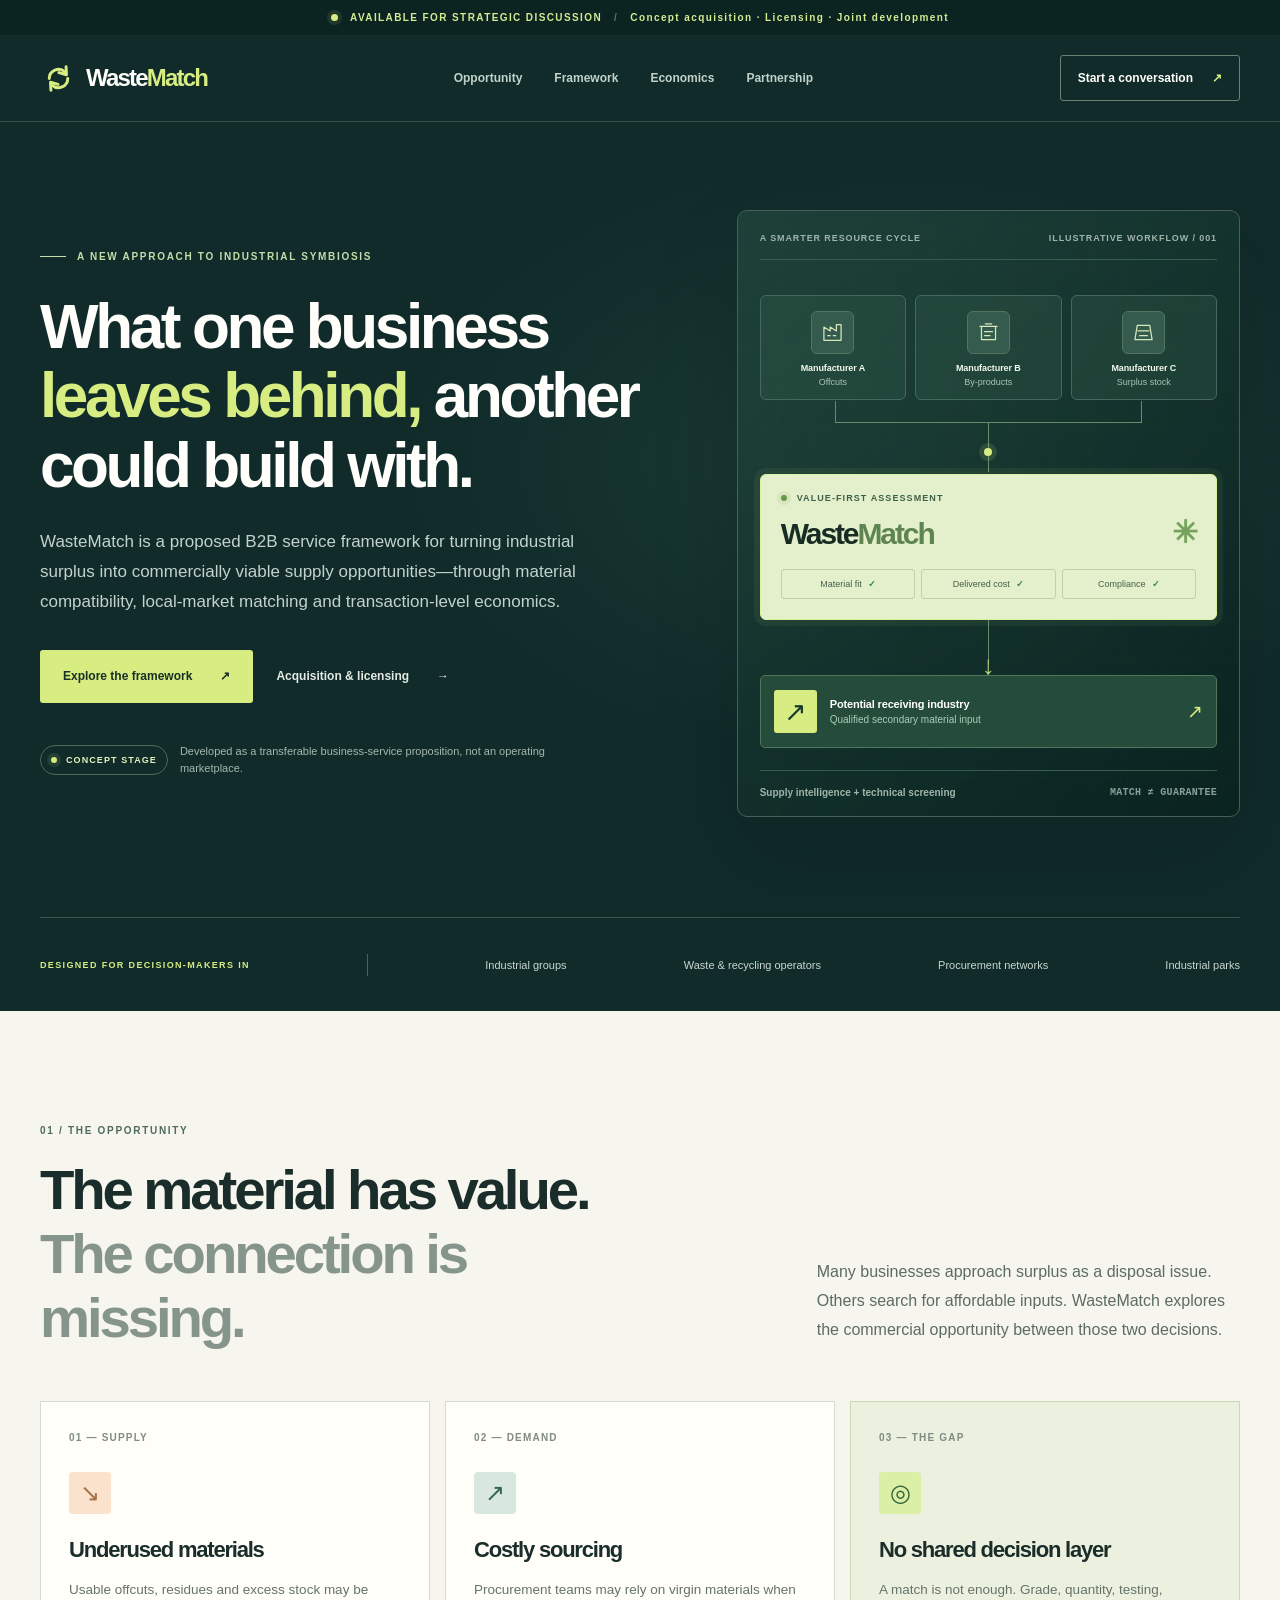
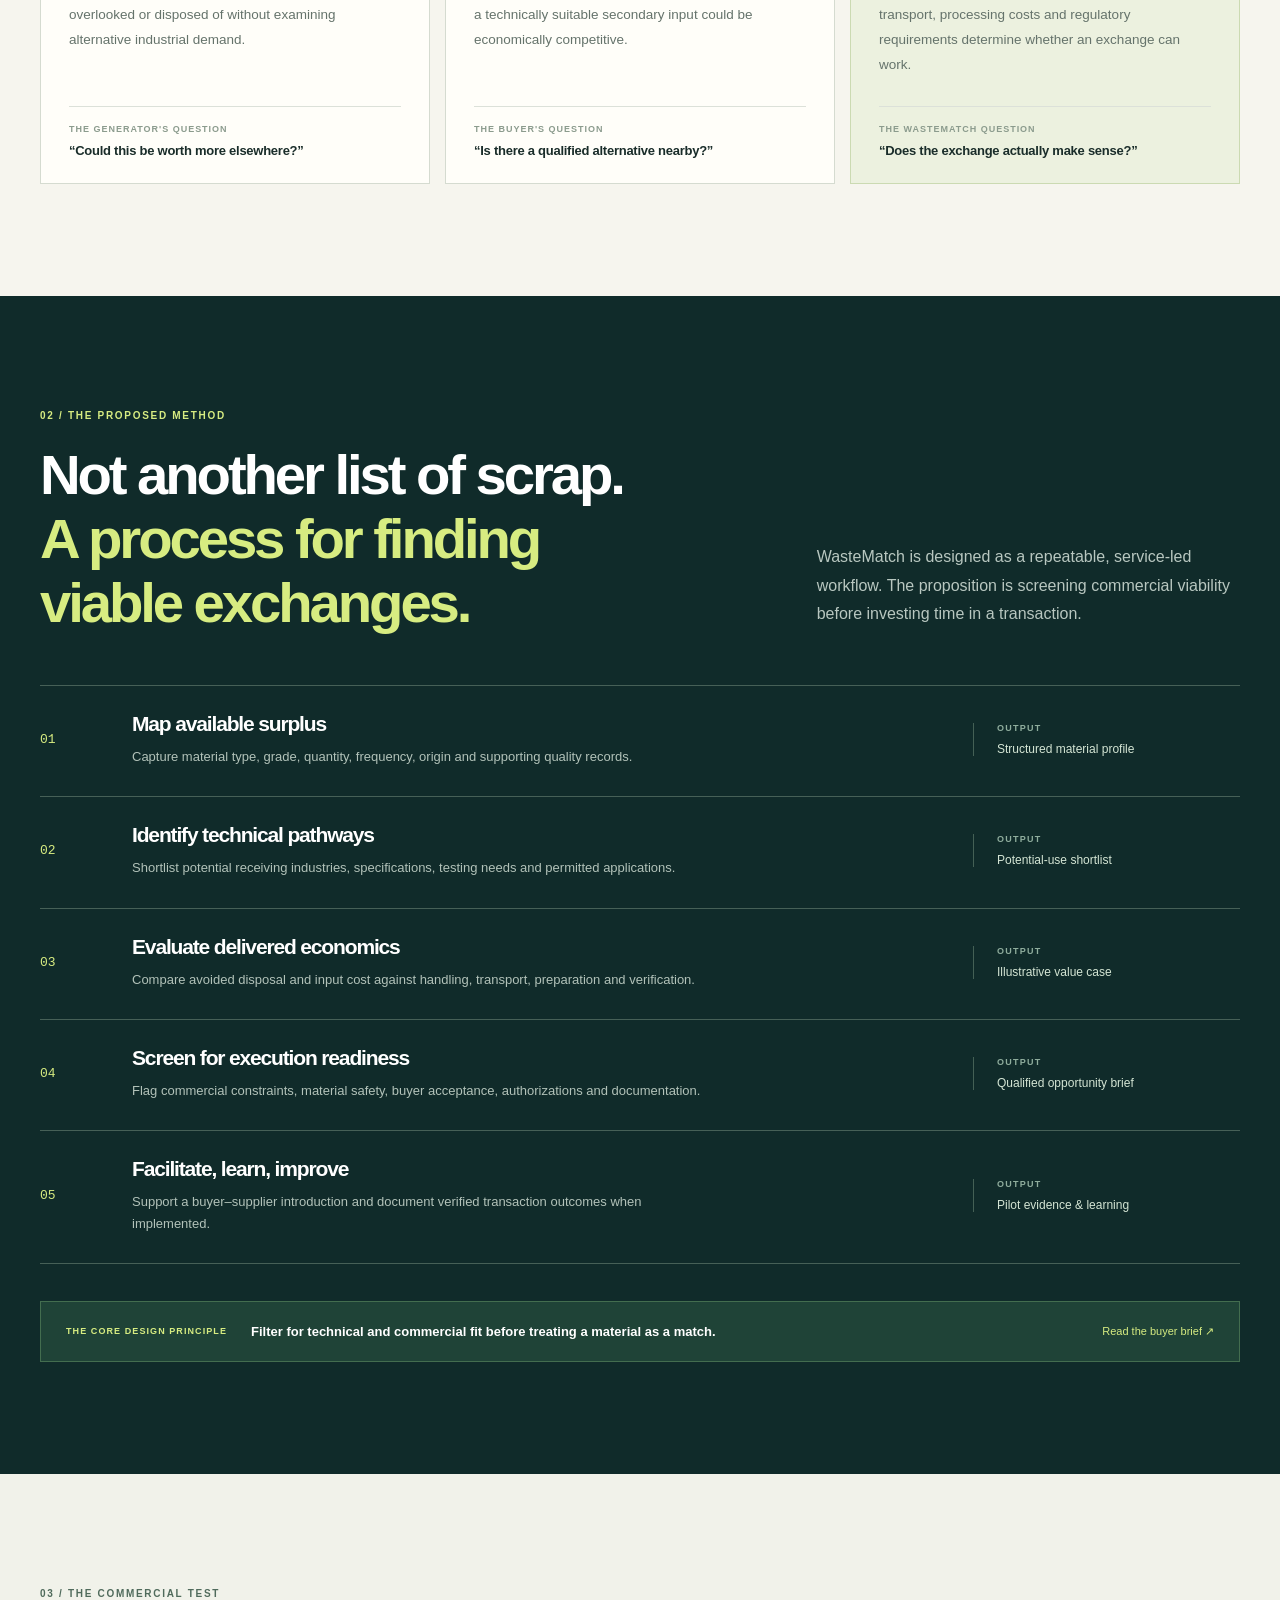
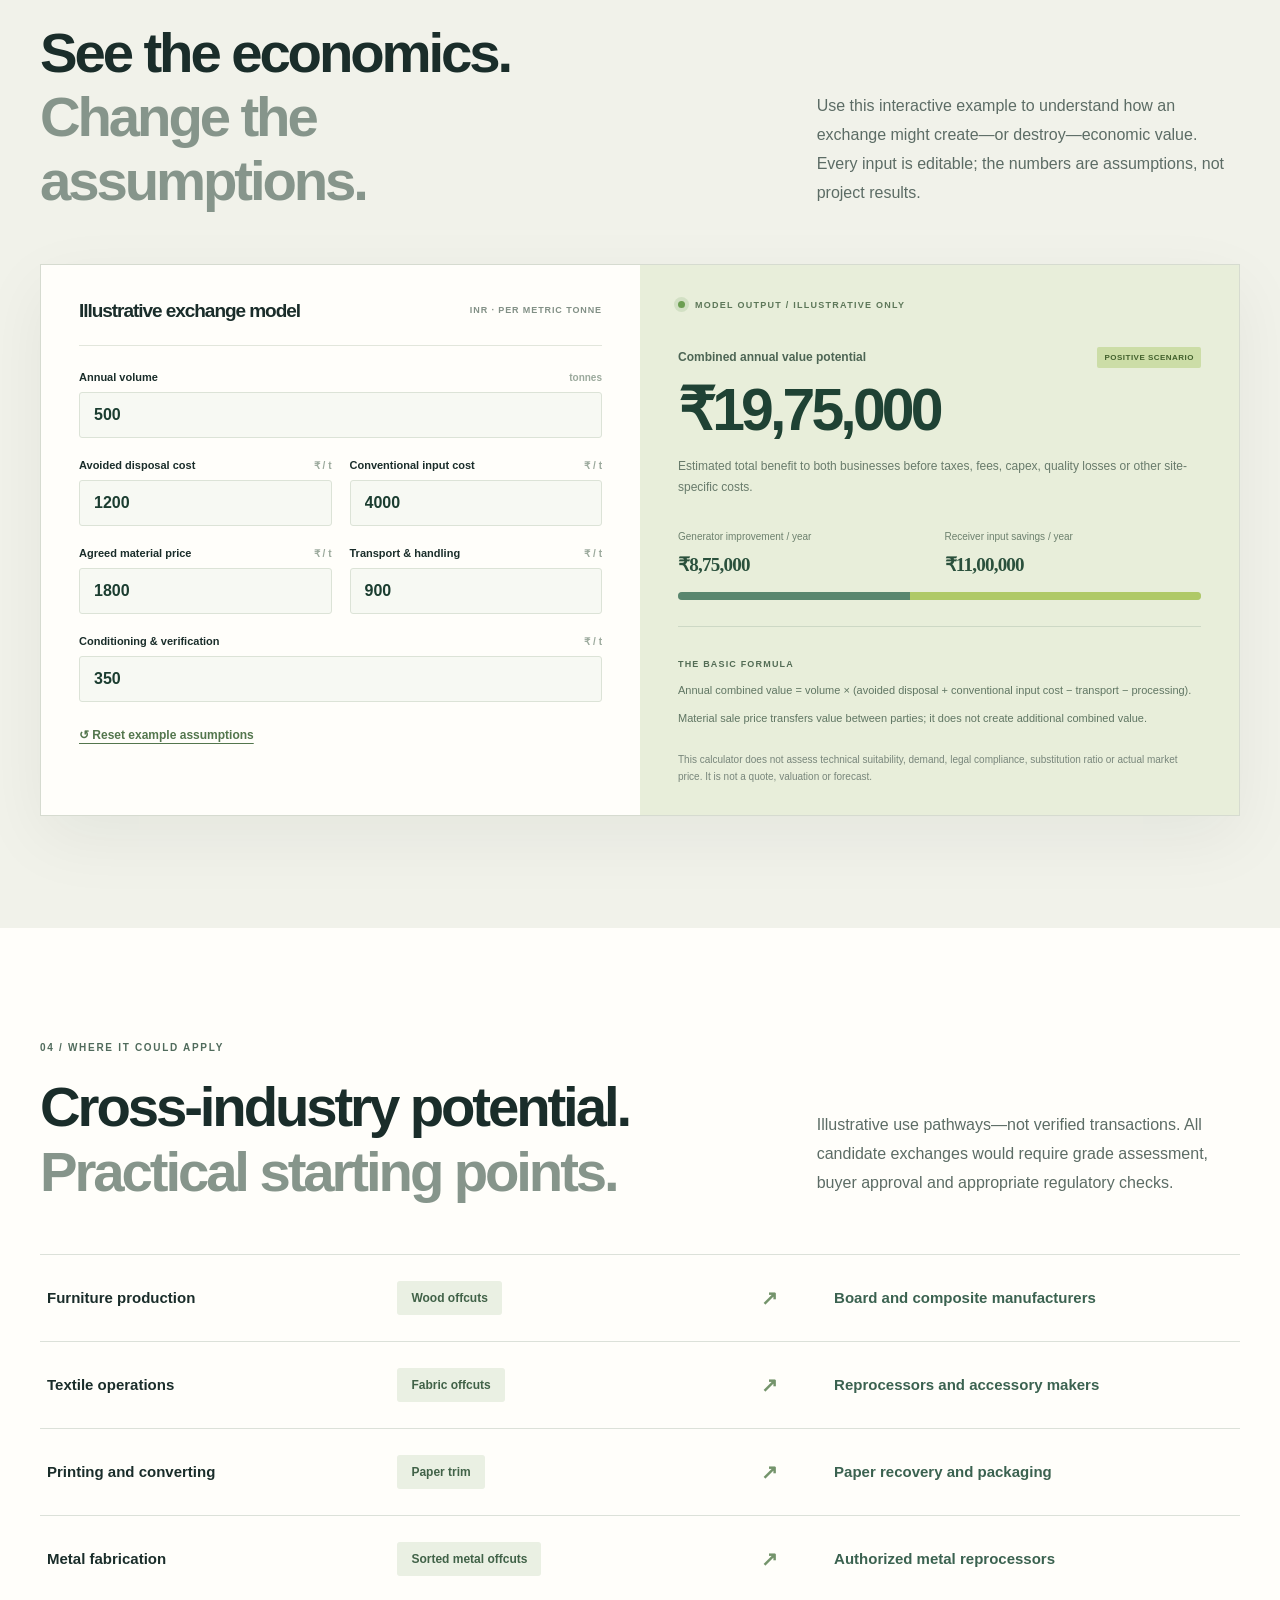
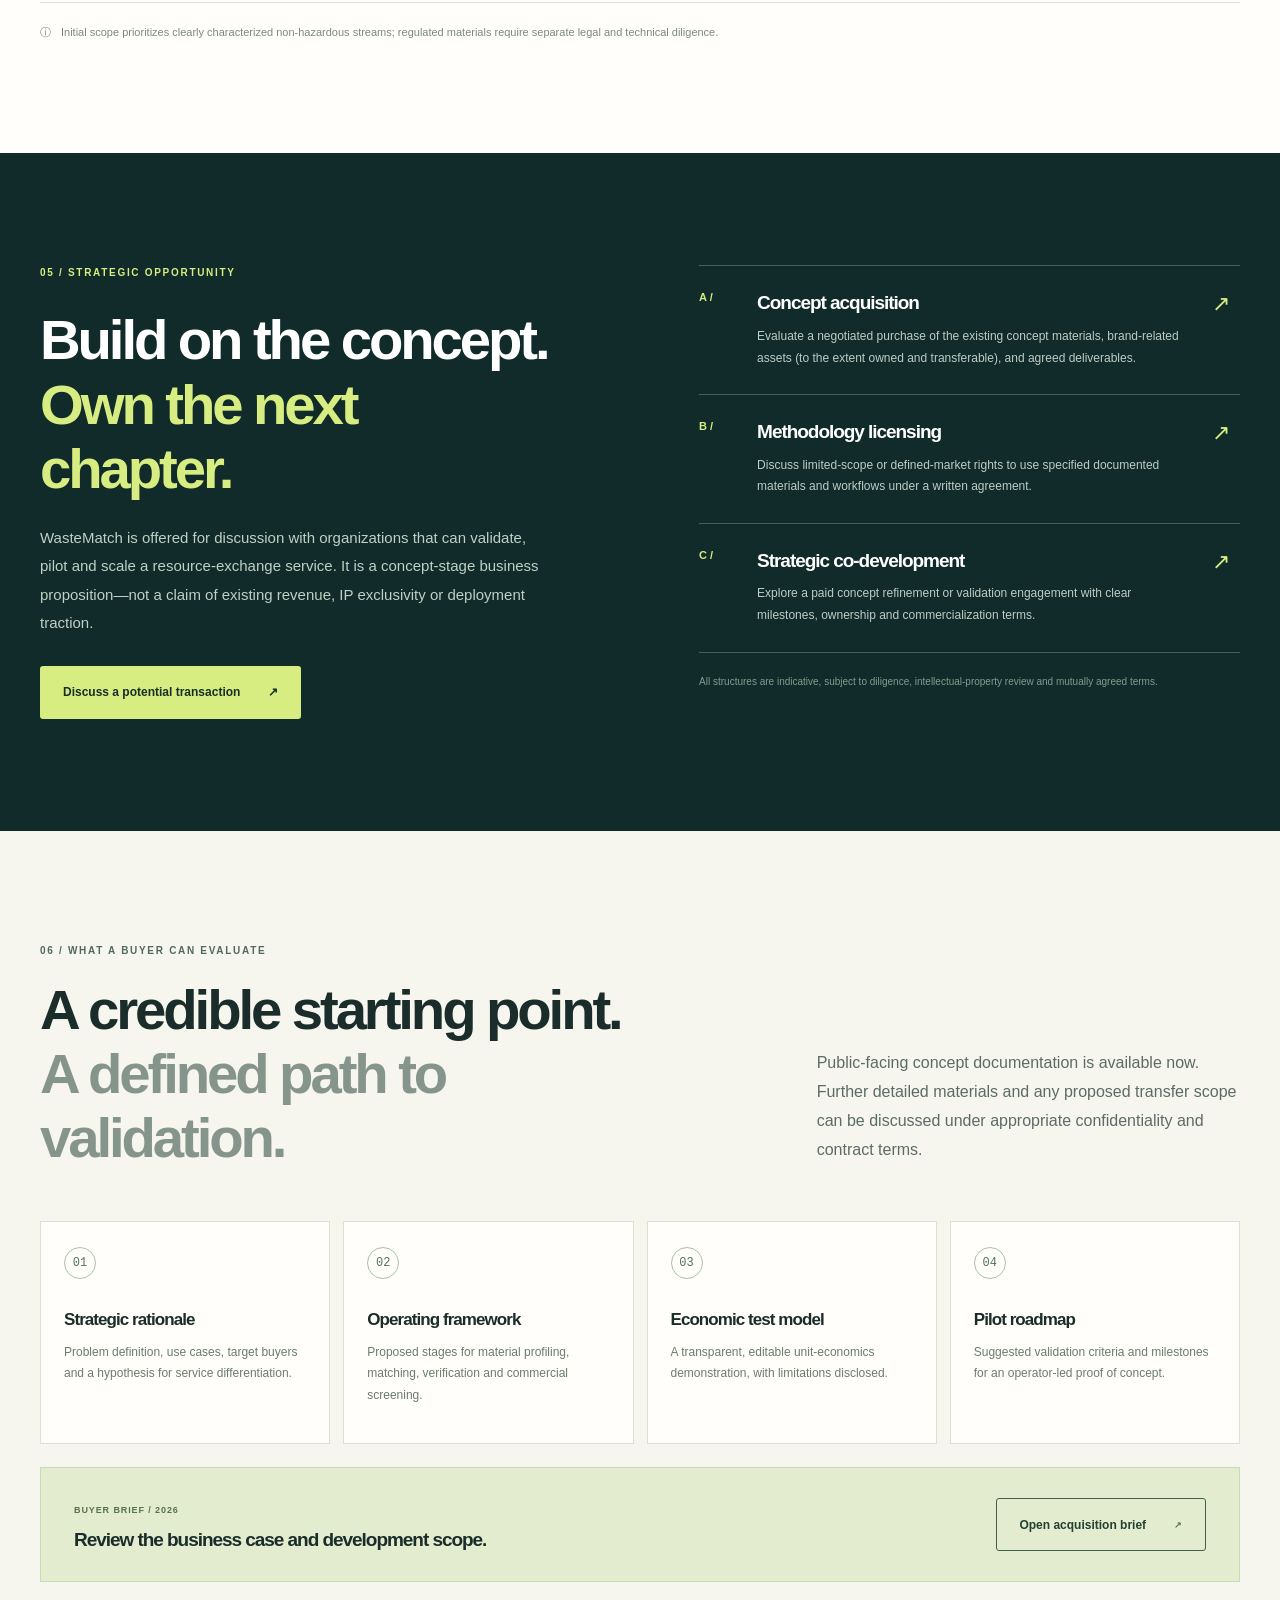
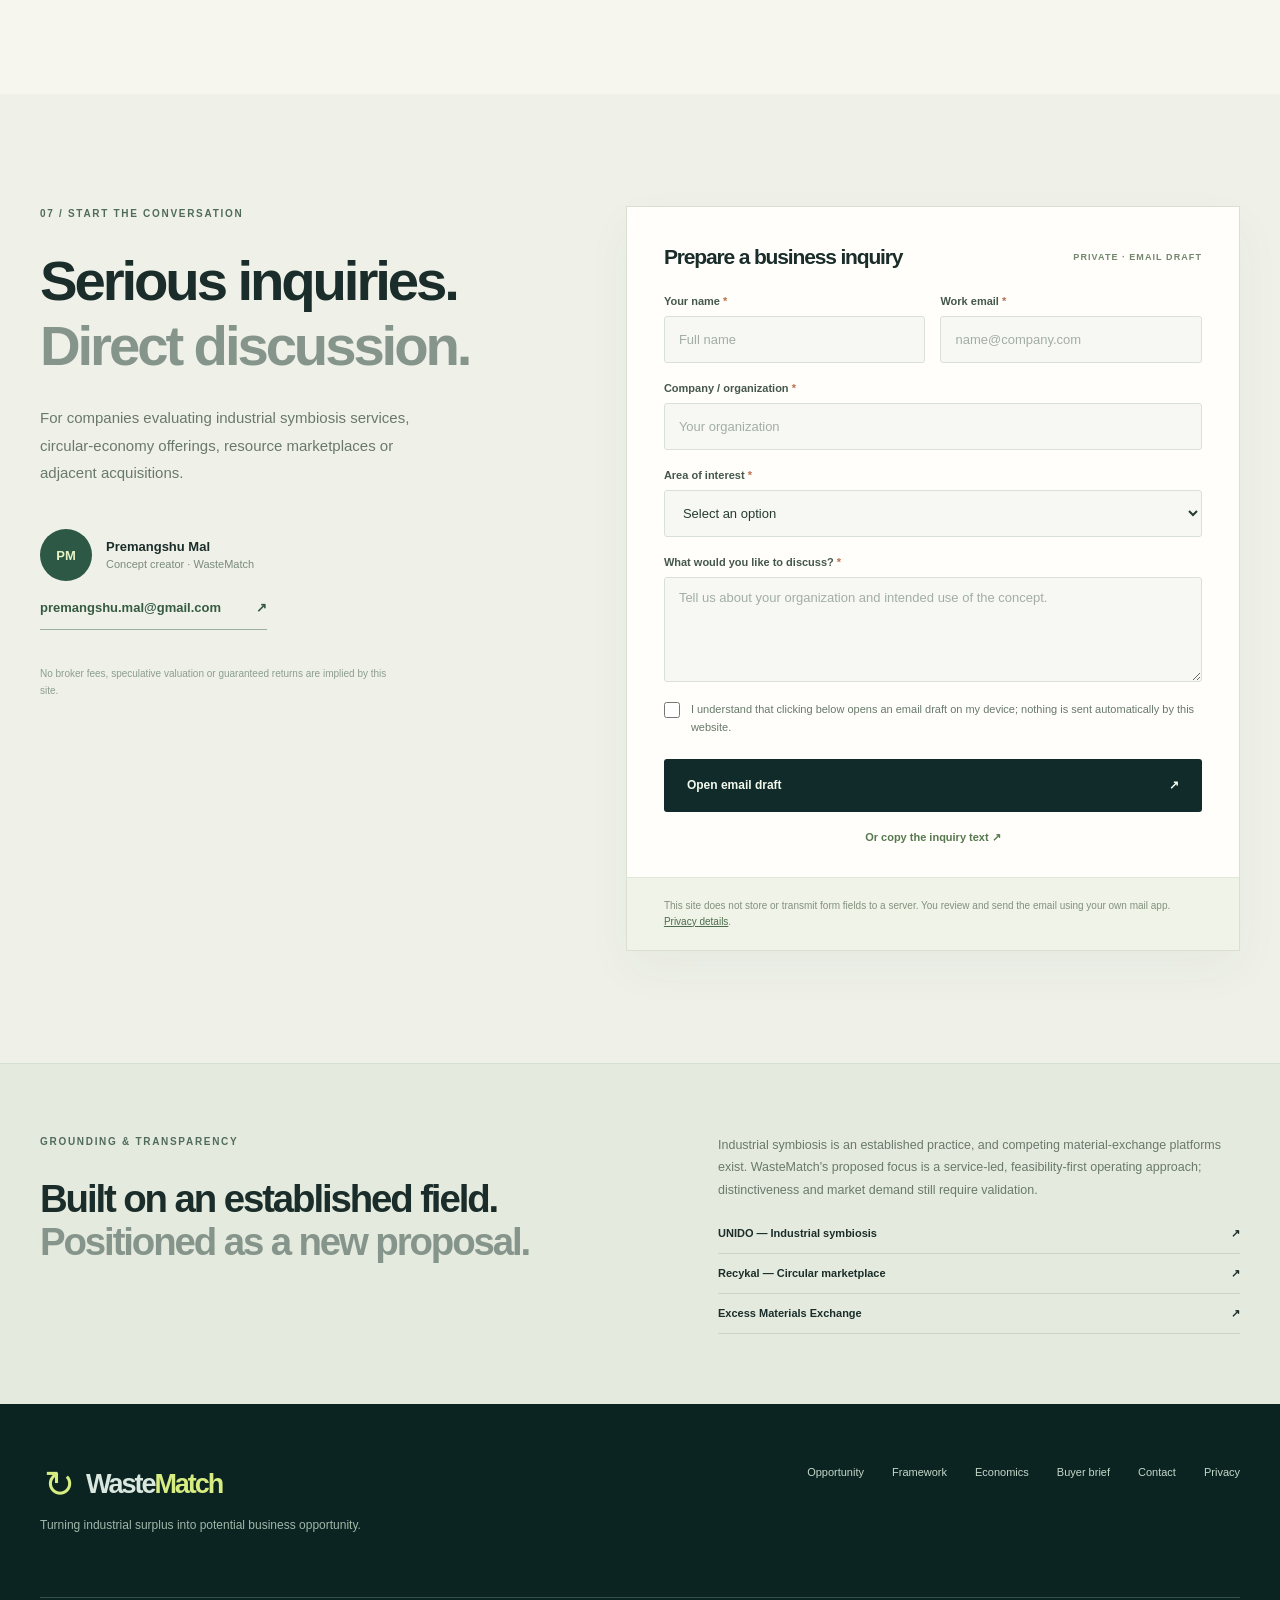
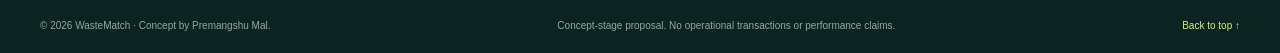
<file: index.html>
<!doctype html>
<html lang="en">
<head>
  <meta charset="utf-8" />
  <meta name="viewport" content="width=device-width, initial-scale=1" />
  <meta name="theme-color" content="#112b2b" />
  <meta name="description" content="WasteMatch is an acquisition- and licensing-ready B2B industrial symbiosis service concept. Explore the exchange workflow, transparent unit-economics model, and strategic partnership opportunities." />
  <meta name="robots" content="index,follow,max-image-preview:large" />
  <meta property="og:type" content="website" />
  <meta property="og:title" content="WasteMatch — Industrial Resources, Reimagined" />
  <meta property="og:description" content="An industrial resource-exchange service concept available for strategic acquisition, licensing, and joint development." />
  <meta property="og:image" content="/social-preview.svg" />
  <meta name="twitter:card" content="summary_large_image" />
  <title>WasteMatch | Industrial Resource Exchange Concept for Acquisition & Licensing</title>
  <link rel="icon" type="image/svg+xml" href="/favicon.svg" />
  <link rel="stylesheet" href="/styles.css" />
  <script defer src="/main.js"></script>
  <script type="application/ld+json">{"@context":"https://schema.org","@type":"CreativeWork","name":"WasteMatch","description":"A proposed industrial symbiosis business-service methodology available for strategic acquisition, licensing or collaborative development.","creator":{"@type":"Person","name":"Premangshu Mal"},"creativeWorkStatus":"Concept development","inLanguage":"en"}</script>
</head>
<body>
  <a class="skip-link" href="#main">Skip to content</a>
  <div class="announcement"><span class="announcement-dot" aria-hidden="true"></span><span>AVAILABLE FOR STRATEGIC DISCUSSION</span><span class="announcement-divider">/</span><span>Concept acquisition · Licensing · Joint development</span></div>
  <header class="site-header" id="top">
    <div class="shell header-inner">
      <a class="brand" href="#top" aria-label="WasteMatch home">
        <span class="brand-symbol" aria-hidden="true"><svg viewBox="0 0 44 44" fill="none"><path d="M11 22a11 11 0 0 1 18.6-7.9" stroke="currentColor" stroke-width="3.5" stroke-linecap="round"/><path d="m31 8 .5 9.5-9-2.5" stroke="currentColor" stroke-width="3.5" stroke-linecap="round" stroke-linejoin="round"/><path d="M33 22a11 11 0 0 1-18.6 7.9" stroke="currentColor" stroke-width="3.5" stroke-linecap="round"/><path d="m13 36-.5-9.5 9 2.5" stroke="currentColor" stroke-width="3.5" stroke-linecap="round" stroke-linejoin="round"/></svg></span>
        <span>Waste<span class="brand-light">Match</span></span>
      </a>
      <nav class="desktop-nav" aria-label="Main navigation"><a href="#opportunity">Opportunity</a><a href="#framework">Framework</a><a href="#economics">Economics</a><a href="#partnership">Partnership</a></nav>
      <a class="header-cta" href="#contact">Start a conversation <span aria-hidden="true">↗</span></a>
      <button class="mobile-menu-toggle" type="button" aria-label="Open menu" aria-expanded="false" aria-controls="mobile-menu"><span></span><span></span><span></span></button>
    </div>
    <nav class="mobile-nav" id="mobile-menu" aria-label="Mobile navigation" hidden><a href="#opportunity">Opportunity</a><a href="#framework">Framework</a><a href="#economics">Economics</a><a href="#partnership">Partnership</a><a href="#contact">Get in touch ↗</a></nav>
  </header>
  <main id="main">
    <section class="hero">
      <div class="shell hero-grid">
        <div class="hero-content">
          <div class="eyebrow"><span class="eyebrow-line"></span> A NEW APPROACH TO INDUSTRIAL SYMBIOSIS</div>
          <h1>What one business <em>leaves behind,</em> another could build with.</h1>
          <p class="hero-lede">WasteMatch is a proposed B2B service framework for turning industrial surplus into commercially viable supply opportunities—through material compatibility, local-market matching and transaction-level economics.</p>
          <div class="hero-actions"><a class="button button-lime" href="#framework">Explore the framework <span aria-hidden="true">↗</span></a><a class="button button-quiet" href="#partnership">Acquisition & licensing <span aria-hidden="true">→</span></a></div>
          <div class="hero-note"><span class="status-pill"><span class="status-indicator"></span> CONCEPT STAGE</span><span>Developed as a transferable business-service proposition, not an operating marketplace.</span></div>
        </div>
        <div class="hero-visual" aria-label="Conceptual illustration: industrial surplus from three sources is assessed for feasibility and routed to potential industrial users" role="img">
          <div class="diagram-top"><span class="diagram-caption">A SMARTER RESOURCE CYCLE</span><span class="diagram-tiny">ILLUSTRATIVE WORKFLOW / 001</span></div>
          <div class="diagram-canvas">
            <div class="supply-nodes"><div class="diagram-node"><div class="node-glyph"><svg viewBox="0 0 32 32"><path d="M5 26V9l8 5V9l8 5V6h6v20H5Z"/><path d="M10 20h3m4 0h3"/></svg></div><strong>Manufacturer A</strong><small>Offcuts</small></div><div class="diagram-node"><div class="node-glyph"><svg viewBox="0 0 32 32"><path d="M7 8h18v17H7zM5 8h22M12 5h8M11 15h10m-10 5h7"/></svg></div><strong>Manufacturer B</strong><small>By-products</small></div><div class="diagram-node"><div class="node-glyph"><svg viewBox="0 0 32 32"><path d="M8 7h16l3 18H5L8 7Zm1 7h14M11 20h10"/></svg></div><strong>Manufacturer C</strong><small>Surplus stock</small></div></div>
            <div class="connector-area"><div class="feed-line"></div><div class="center-spoke"></div><div class="pulse-dot"></div></div>
            <div class="match-engine"><span class="engine-top"><span class="engine-live"></span> VALUE-FIRST ASSESSMENT</span><div class="engine-title">Waste<span>Match</span><span class="engine-star">✳</span></div><div class="engine-filters"><span>Material fit <b>✓</b></span><span>Delivered cost <b>✓</b></span><span>Compliance <b>✓</b></span></div></div>
            <div class="downline"><span class="arrowhead">↓</span></div>
            <div class="destination-card"><span class="destination-icon">↗</span><div><strong>Potential receiving industry</strong><small>Qualified secondary material input</small></div><span class="destination-arrow">↗</span></div>
          </div>
          <div class="diagram-bottom"><span>Supply intelligence + technical screening</span><span class="mono">MATCH ≠ GUARANTEE</span></div>
        </div>
      </div>
      <div class="shell hero-bottom"><div class="hero-bottom-label">DESIGNED FOR DECISION-MAKERS IN</div><div class="vertical-rule"></div><div>Industrial groups</div><div>Waste & recycling operators</div><div>Procurement networks</div><div>Industrial parks</div></div>
    </section>
    <section class="section opportunity-section" id="opportunity"><div class="shell"><div class="section-heading"><div><div class="eyebrow dark">01 / THE OPPORTUNITY</div><h2>The material has value.<br><span class="muted-text">The connection is missing.</span></h2></div><p>Many businesses approach surplus as a disposal issue. Others search for affordable inputs. WasteMatch explores the commercial opportunity between those two decisions.</p></div><div class="problem-grid"><article class="problem-card"><span class="card-index">01 — SUPPLY</span><div class="card-icon orange">↘</div><h3>Underused materials</h3><p>Usable offcuts, residues and excess stock may be overlooked or disposed of without examining alternative industrial demand.</p><div class="card-line"></div><span class="micro-label">THE GENERATOR'S QUESTION</span><strong>“Could this be worth more elsewhere?”</strong></article><article class="problem-card"><span class="card-index">02 — DEMAND</span><div class="card-icon green">↗</div><h3>Costly sourcing</h3><p>Procurement teams may rely on virgin materials when a technically suitable secondary input could be economically competitive.</p><div class="card-line"></div><span class="micro-label">THE BUYER'S QUESTION</span><strong>“Is there a qualified alternative nearby?”</strong></article><article class="problem-card featured-problem"><span class="card-index">03 — THE GAP</span><div class="card-icon accent">◎</div><h3>No shared decision layer</h3><p>A match is not enough. Grade, quantity, testing, transport, processing costs and regulatory requirements determine whether an exchange can work.</p><div class="card-line"></div><span class="micro-label">THE WASTEMATCH QUESTION</span><strong>“Does the exchange actually make sense?”</strong></article></div></div></section>
    <section class="section framework-section" id="framework"><div class="shell"><div class="section-heading section-heading-light"><div><div class="eyebrow lime">02 / THE PROPOSED METHOD</div><h2>Not another list of scrap.<br><span class="accent-text">A process for finding viable exchanges.</span></h2></div><p>WasteMatch is designed as a repeatable, service-led workflow. The proposition is screening commercial viability before investing time in a transaction.</p></div><div class="method-list"><article class="method-row"><span class="method-number">01</span><div><h3>Map available surplus</h3><p>Capture material type, grade, quantity, frequency, origin and supporting quality records.</p></div><div class="method-output"><span>OUTPUT</span>Structured material profile</div></article><article class="method-row"><span class="method-number">02</span><div><h3>Identify technical pathways</h3><p>Shortlist potential receiving industries, specifications, testing needs and permitted applications.</p></div><div class="method-output"><span>OUTPUT</span>Potential-use shortlist</div></article><article class="method-row"><span class="method-number">03</span><div><h3>Evaluate delivered economics</h3><p>Compare avoided disposal and input cost against handling, transport, preparation and verification.</p></div><div class="method-output"><span>OUTPUT</span>Illustrative value case</div></article><article class="method-row"><span class="method-number">04</span><div><h3>Screen for execution readiness</h3><p>Flag commercial constraints, material safety, buyer acceptance, authorizations and documentation.</p></div><div class="method-output"><span>OUTPUT</span>Qualified opportunity brief</div></article><article class="method-row"><span class="method-number">05</span><div><h3>Facilitate, learn, improve</h3><p>Support a buyer–supplier introduction and document verified transaction outcomes when implemented.</p></div><div class="method-output"><span>OUTPUT</span>Pilot evidence & learning</div></article></div><div class="method-caption"><span>THE CORE DESIGN PRINCIPLE</span><strong>Filter for technical and commercial fit before treating a material as a match.</strong><a href="/brief.html">Read the buyer brief <span aria-hidden="true">↗</span></a></div></div></section>
    <section class="section economics-section" id="economics"><div class="shell"><div class="section-heading"><div><div class="eyebrow dark">03 / THE COMMERCIAL TEST</div><h2>See the economics.<br><span class="muted-text">Change the assumptions.</span></h2></div><p>Use this interactive example to understand how an exchange might create—or destroy—economic value. Every input is editable; the numbers are assumptions, not project results.</p></div><div class="calculator-layout"><div class="calculator-controls"><div class="calculator-header"><h3>Illustrative exchange model</h3><span>INR · PER METRIC TONNE</span></div><div class="field-wrap"><label for="tonnage">Annual volume <span>tonnes</span></label><input id="tonnage" data-min="1" data-max="100000" type="number" min="1" max="100000" step="1" value="500" /></div><div class="calc-input-grid"><div class="field-wrap"><label for="disposal">Avoided disposal cost <span>₹ / t</span></label><input id="disposal" type="number" min="0" max="10000000" step="100" value="1200" /></div><div class="field-wrap"><label for="virgin">Conventional input cost <span>₹ / t</span></label><input id="virgin" type="number" min="0" max="10000000" step="100" value="4000" /></div><div class="field-wrap"><label for="transfer">Agreed material price <span>₹ / t</span></label><input id="transfer" type="number" min="0" max="10000000" step="100" value="1800" /></div><div class="field-wrap"><label for="logistics">Transport & handling <span>₹ / t</span></label><input id="logistics" type="number" min="0" max="10000000" step="100" value="900" /></div><div class="field-wrap wide"><label for="processing">Conditioning & verification <span>₹ / t</span></label><input id="processing" type="number" min="0" max="10000000" step="100" value="350" /></div></div><button class="text-button" type="button" id="reset-model">↺ Reset example assumptions</button></div><div class="calculator-results" aria-live="polite"><div class="result-heading"><span class="mini-dot"></span> MODEL OUTPUT / ILLUSTRATIVE ONLY</div><div class="primary-result-label">Combined annual value potential <span id="value-state" class="value-status">POSITIVE SCENARIO</span></div><div id="combined-value" class="big-result">₹19,75,000</div><p class="result-caption">Estimated total benefit to both businesses before taxes, fees, capex, quality losses or other site-specific costs.</p><div class="result-split"><div><small>Generator improvement / year</small><strong id="generator-value">₹8,75,000</strong></div><div><small>Receiver input savings / year</small><strong id="receiver-value">₹11,00,000</strong></div></div><div class="result-bar" aria-hidden="true"><div class="result-bar-supplier" id="supplier-bar" style="width:44%"></div><div class="result-bar-buyer" id="buyer-bar" style="width:56%"></div></div><div class="result-formula"><span>THE BASIC FORMULA</span><p>Annual combined value = volume × (avoided disposal + conventional input cost − transport − processing).</p><p>Material sale price transfers value between parties; it does not create additional combined value.</p></div><div class="calc-disclaimer">This calculator does not assess technical suitability, demand, legal compliance, substitution ratio or actual market price. It is not a quote, valuation or forecast.</div></div></div></div></section>
    <section class="section applications-section"><div class="shell"><div class="section-heading"><div><div class="eyebrow dark">04 / WHERE IT COULD APPLY</div><h2>Cross-industry potential.<br><span class="muted-text">Practical starting points.</span></h2></div><p>Illustrative use pathways—not verified transactions. All candidate exchanges would require grade assessment, buyer approval and appropriate regulatory checks.</p></div><div class="use-case-list"><div class="case-item"><div class="case-source">Furniture production</div><div class="case-material"><span>Wood offcuts</span></div><div class="case-arrow">↗</div><div class="case-target">Board and composite manufacturers</div></div><div class="case-item"><div class="case-source">Textile operations</div><div class="case-material"><span>Fabric offcuts</span></div><div class="case-arrow">↗</div><div class="case-target">Reprocessors and accessory makers</div></div><div class="case-item"><div class="case-source">Printing and converting</div><div class="case-material"><span>Paper trim</span></div><div class="case-arrow">↗</div><div class="case-target">Paper recovery and packaging</div></div><div class="case-item"><div class="case-source">Metal fabrication</div><div class="case-material"><span>Sorted metal offcuts</span></div><div class="case-arrow">↗</div><div class="case-target">Authorized metal reprocessors</div></div></div><div class="use-case-footnote"><span aria-hidden="true">ⓘ</span> Initial scope prioritizes clearly characterized non-hazardous streams; regulated materials require separate legal and technical diligence.</div></div></section>
    <section class="section buyer-section" id="partnership"><div class="shell buyer-layout"><div><div class="eyebrow lime">05 / STRATEGIC OPPORTUNITY</div><h2>Build on the concept.<br><span class="accent-text">Own the next chapter.</span></h2><p class="buyer-lede">WasteMatch is offered for discussion with organizations that can validate, pilot and scale a resource-exchange service. It is a concept-stage business proposition—not a claim of existing revenue, IP exclusivity or deployment traction.</p><a class="button button-lime" href="#contact">Discuss a potential transaction <span>↗</span></a></div><div class="deal-options"><article><span class="deal-number">A /</span><div><h3>Concept acquisition</h3><p>Evaluate a negotiated purchase of the existing concept materials, brand-related assets (to the extent owned and transferable), and agreed deliverables.</p></div><span class="deal-icon">↗</span></article><article><span class="deal-number">B /</span><div><h3>Methodology licensing</h3><p>Discuss limited-scope or defined-market rights to use specified documented materials and workflows under a written agreement.</p></div><span class="deal-icon">↗</span></article><article><span class="deal-number">C /</span><div><h3>Strategic co-development</h3><p>Explore a paid concept refinement or validation engagement with clear milestones, ownership and commercialization terms.</p></div><span class="deal-icon">↗</span></article><div class="deal-caveat">All structures are indicative, subject to diligence, intellectual-property review and mutually agreed terms.</div></div></div></section>
    <section class="section deliverables-section"><div class="shell"><div class="section-heading"><div><div class="eyebrow dark">06 / WHAT A BUYER CAN EVALUATE</div><h2>A credible starting point.<br><span class="muted-text">A defined path to validation.</span></h2></div><p>Public-facing concept documentation is available now. Further detailed materials and any proposed transfer scope can be discussed under appropriate confidentiality and contract terms.</p></div><div class="deliverable-grid"><div class="deliverable-card"><div class="deliverable-icon">01</div><h3>Strategic rationale</h3><p>Problem definition, use cases, target buyers and a hypothesis for service differentiation.</p></div><div class="deliverable-card"><div class="deliverable-icon">02</div><h3>Operating framework</h3><p>Proposed stages for material profiling, matching, verification and commercial screening.</p></div><div class="deliverable-card"><div class="deliverable-icon">03</div><h3>Economic test model</h3><p>A transparent, editable unit-economics demonstration, with limitations disclosed.</p></div><div class="deliverable-card"><div class="deliverable-icon">04</div><h3>Pilot roadmap</h3><p>Suggested validation criteria and milestones for an operator-led proof of concept.</p></div></div><div class="brief-callout"><div><span>BUYER BRIEF / 2026</span><h3>Review the business case and development scope.</h3></div><a href="/brief.html" class="button button-outline-dark">Open acquisition brief <span>↗</span></a></div></div></section>
    <section class="section contact-section" id="contact"><div class="shell contact-grid"><div class="contact-left"><div class="eyebrow dark">07 / START THE CONVERSATION</div><h2>Serious inquiries.<br><span class="muted-text">Direct discussion.</span></h2><p>For companies evaluating industrial symbiosis services, circular-economy offerings, resource marketplaces or adjacent acquisitions.</p><div class="contact-identity"><span class="avatar-initial">PM</span><div><strong>Premangshu Mal</strong><span>Concept creator · WasteMatch</span></div></div><a class="direct-email" href="mailto:premangshu.mal@gmail.com?subject=WasteMatch%20%E2%80%94%20Strategic%20Inquiry">premangshu.mal@gmail.com <span>↗</span></a><div class="contact-tip">No broker fees, speculative valuation or guaranteed returns are implied by this site.</div></div><div class="contact-form-card"><div class="form-header"><h3>Prepare a business inquiry</h3><span>PRIVATE · EMAIL DRAFT</span></div><form id="inquiry-form"><div class="form-two"><div class="form-field"><label for="full-name">Your name <span>*</span></label><input type="text" id="full-name" name="name" maxlength="100" autocomplete="name" required placeholder="Full name" /></div><div class="form-field"><label for="business-email">Work email <span>*</span></label><input type="email" id="business-email" name="email" maxlength="160" autocomplete="email" required placeholder="name@company.com" /></div></div><div class="form-field"><label for="company">Company / organization <span>*</span></label><input type="text" id="company" name="company" maxlength="130" autocomplete="organization" required placeholder="Your organization" /></div><div class="form-field"><label for="interest">Area of interest <span>*</span></label><select id="interest" name="interest" required><option value="" disabled selected>Select an option</option><option>Concept acquisition</option><option>Methodology licensing</option><option>Strategic co-development</option><option>Request for buyer brief</option><option>Other commercial inquiry</option></select></div><div class="form-field"><label for="message">What would you like to discuss? <span>*</span></label><textarea id="message" name="message" required maxlength="2500" rows="4" placeholder="Tell us about your organization and intended use of the concept."></textarea></div><label class="consent-row"><input id="email-consent" type="checkbox" required /><span>I understand that clicking below opens an email draft on my device; nothing is sent automatically by this website.</span></label><button class="button button-dark form-submit" type="submit">Open email draft <span>↗</span></button><button class="copy-inquiry" type="button" id="copy-inquiry">Or copy the inquiry text <span aria-hidden="true">↗</span></button><div id="form-feedback" class="form-feedback" role="status" aria-live="polite"></div></form><div class="form-footer">This site does not store or transmit form fields to a server. You review and send the email using your own mail app. <a href="/privacy.html">Privacy details</a>.</div></div></div></section>
    <section class="sources-section"><div class="shell sources-layout"><div><div class="eyebrow dark">GROUNDING & TRANSPARENCY</div><h2>Built on an established field.<br><span class="muted-text">Positioned as a new proposal.</span></h2></div><div class="sources-content"><p>Industrial symbiosis is an established practice, and competing material-exchange platforms exist. WasteMatch's proposed focus is a service-led, feasibility-first operating approach; distinctiveness and market demand still require validation.</p><div class="sources-links"><a href="https://www.unido.org/stories/eco-industrial-parks-resource-efficiency-and-industrial-symbiosis" target="_blank" rel="noopener noreferrer">UNIDO — Industrial symbiosis <span>↗</span></a><a href="https://www.recykal.com/marketplace-dc" target="_blank" rel="noopener noreferrer">Recykal — Circular marketplace <span>↗</span></a><a href="https://www.excess.company/" target="_blank" rel="noopener noreferrer">Excess Materials Exchange <span>↗</span></a></div></div></div></section>
  </main>
  <footer class="site-footer"><div class="shell footer-top"><div><a class="brand footer-brand" href="#top"><span class="brand-symbol" aria-hidden="true">↻</span><span>Waste<span class="brand-light">Match</span></span></a><p>Turning industrial surplus into potential business opportunity.</p></div><div class="footer-nav"><a href="#opportunity">Opportunity</a><a href="#framework">Framework</a><a href="#economics">Economics</a><a href="/brief.html">Buyer brief</a><a href="#contact">Contact</a><a href="/privacy.html">Privacy</a></div></div><div class="shell footer-bottom"><span>© <span class="year">2026</span> WasteMatch · Concept by Premangshu Mal.</span><span>Concept-stage proposal. No operational transactions or performance claims.</span><a href="#top">Back to top ↑</a></div></footer>
</body>
</html>
</file>
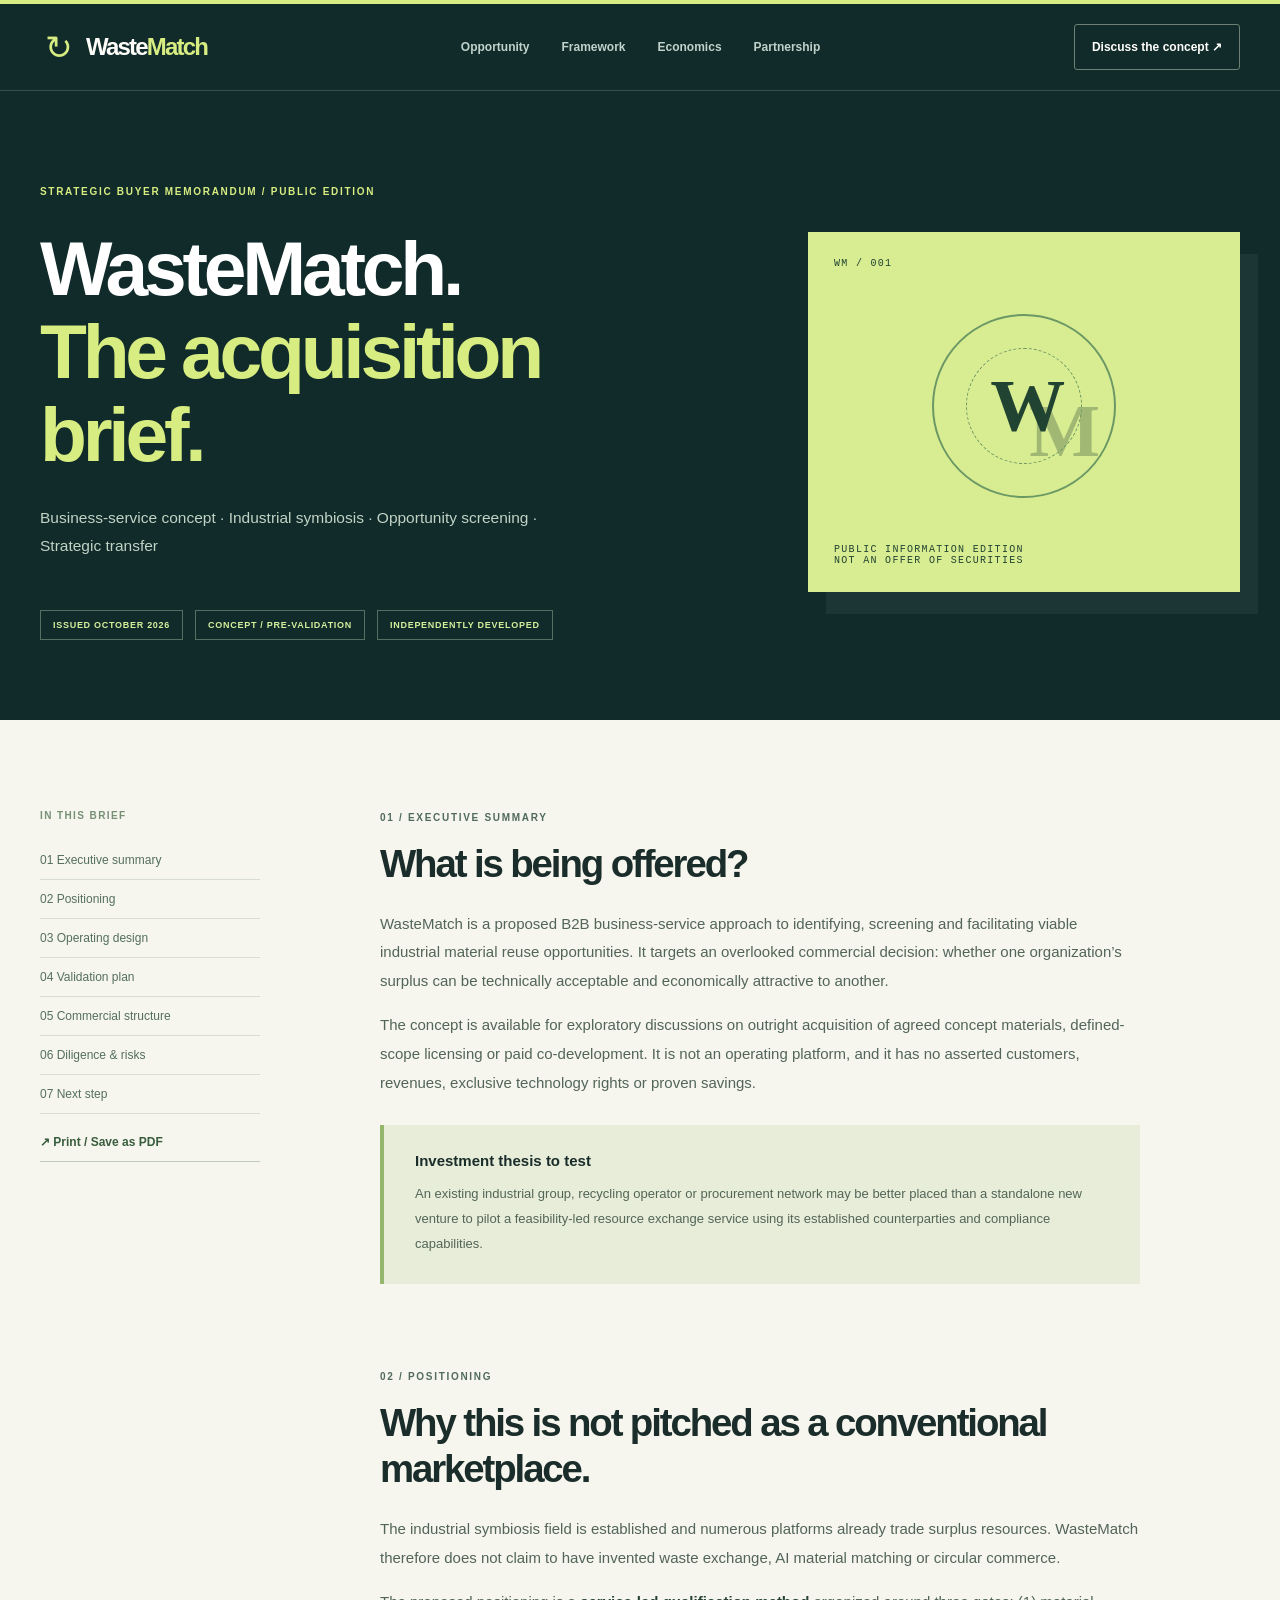
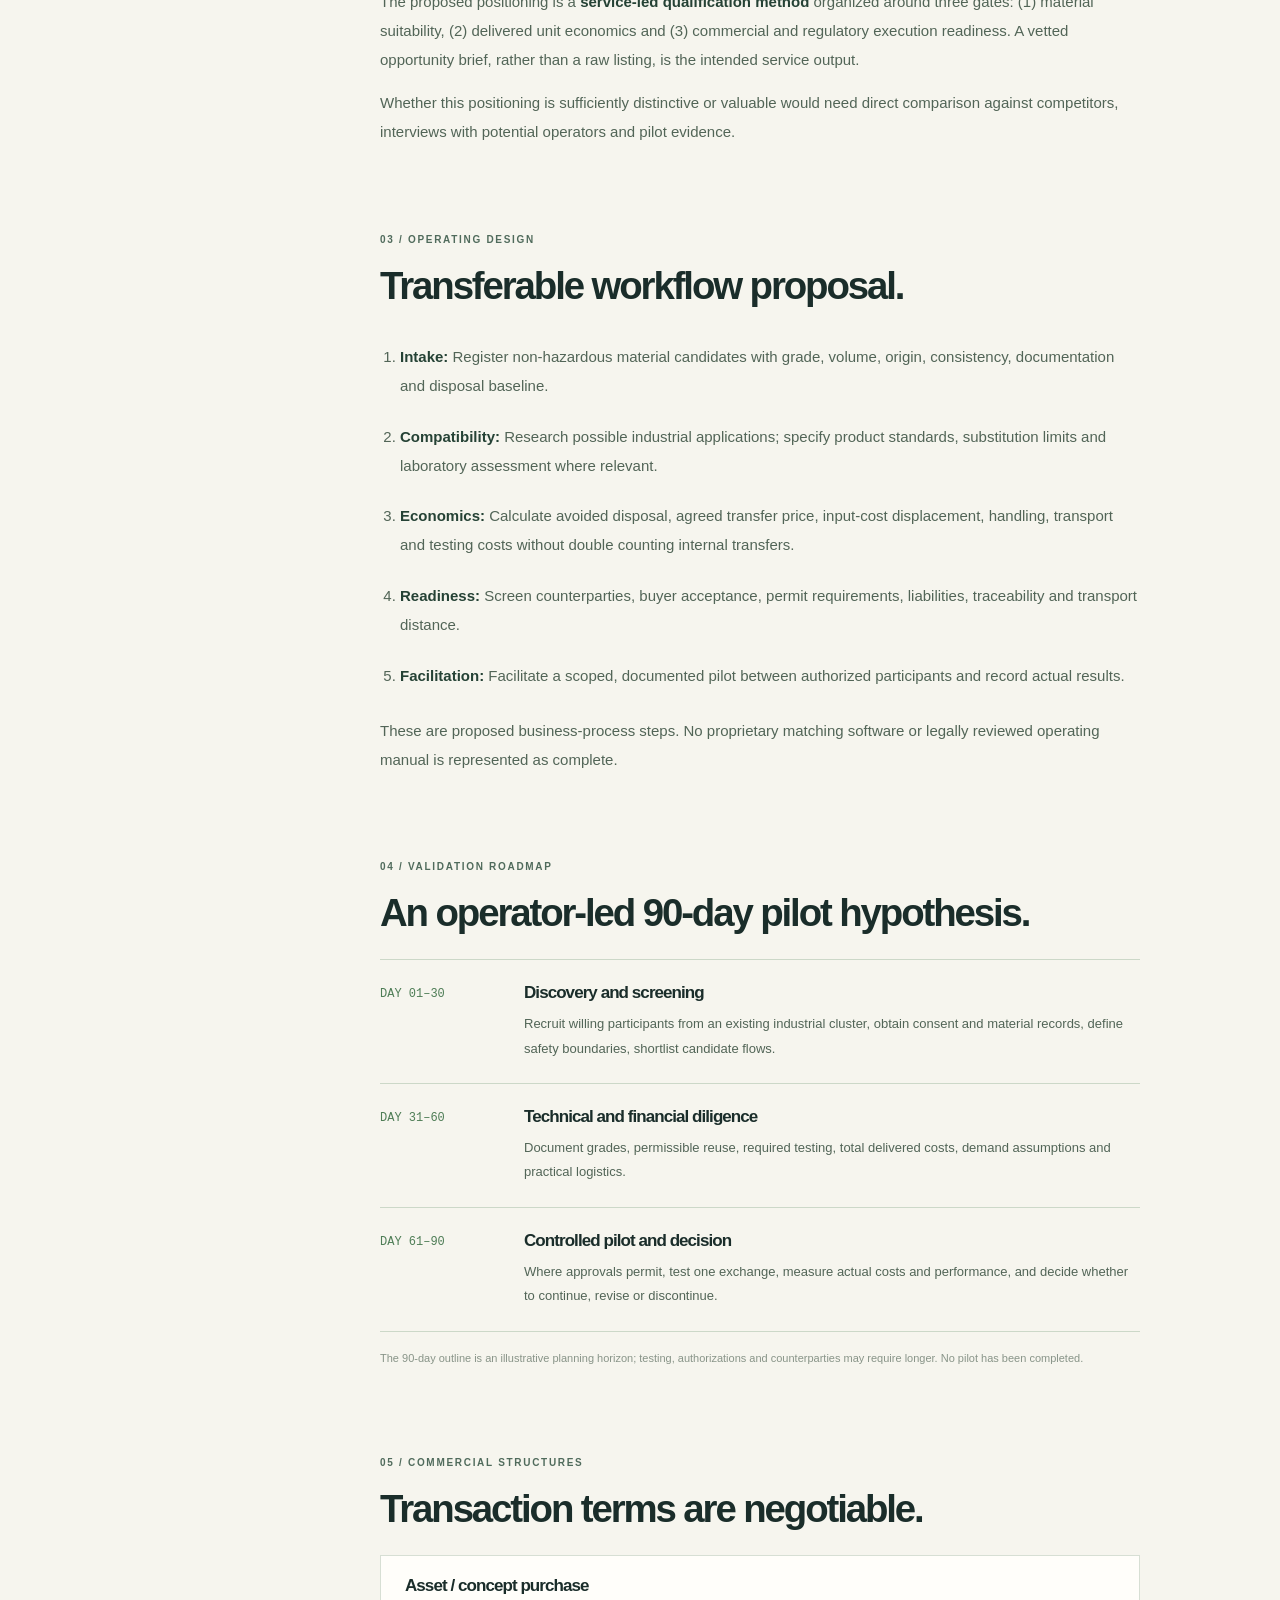
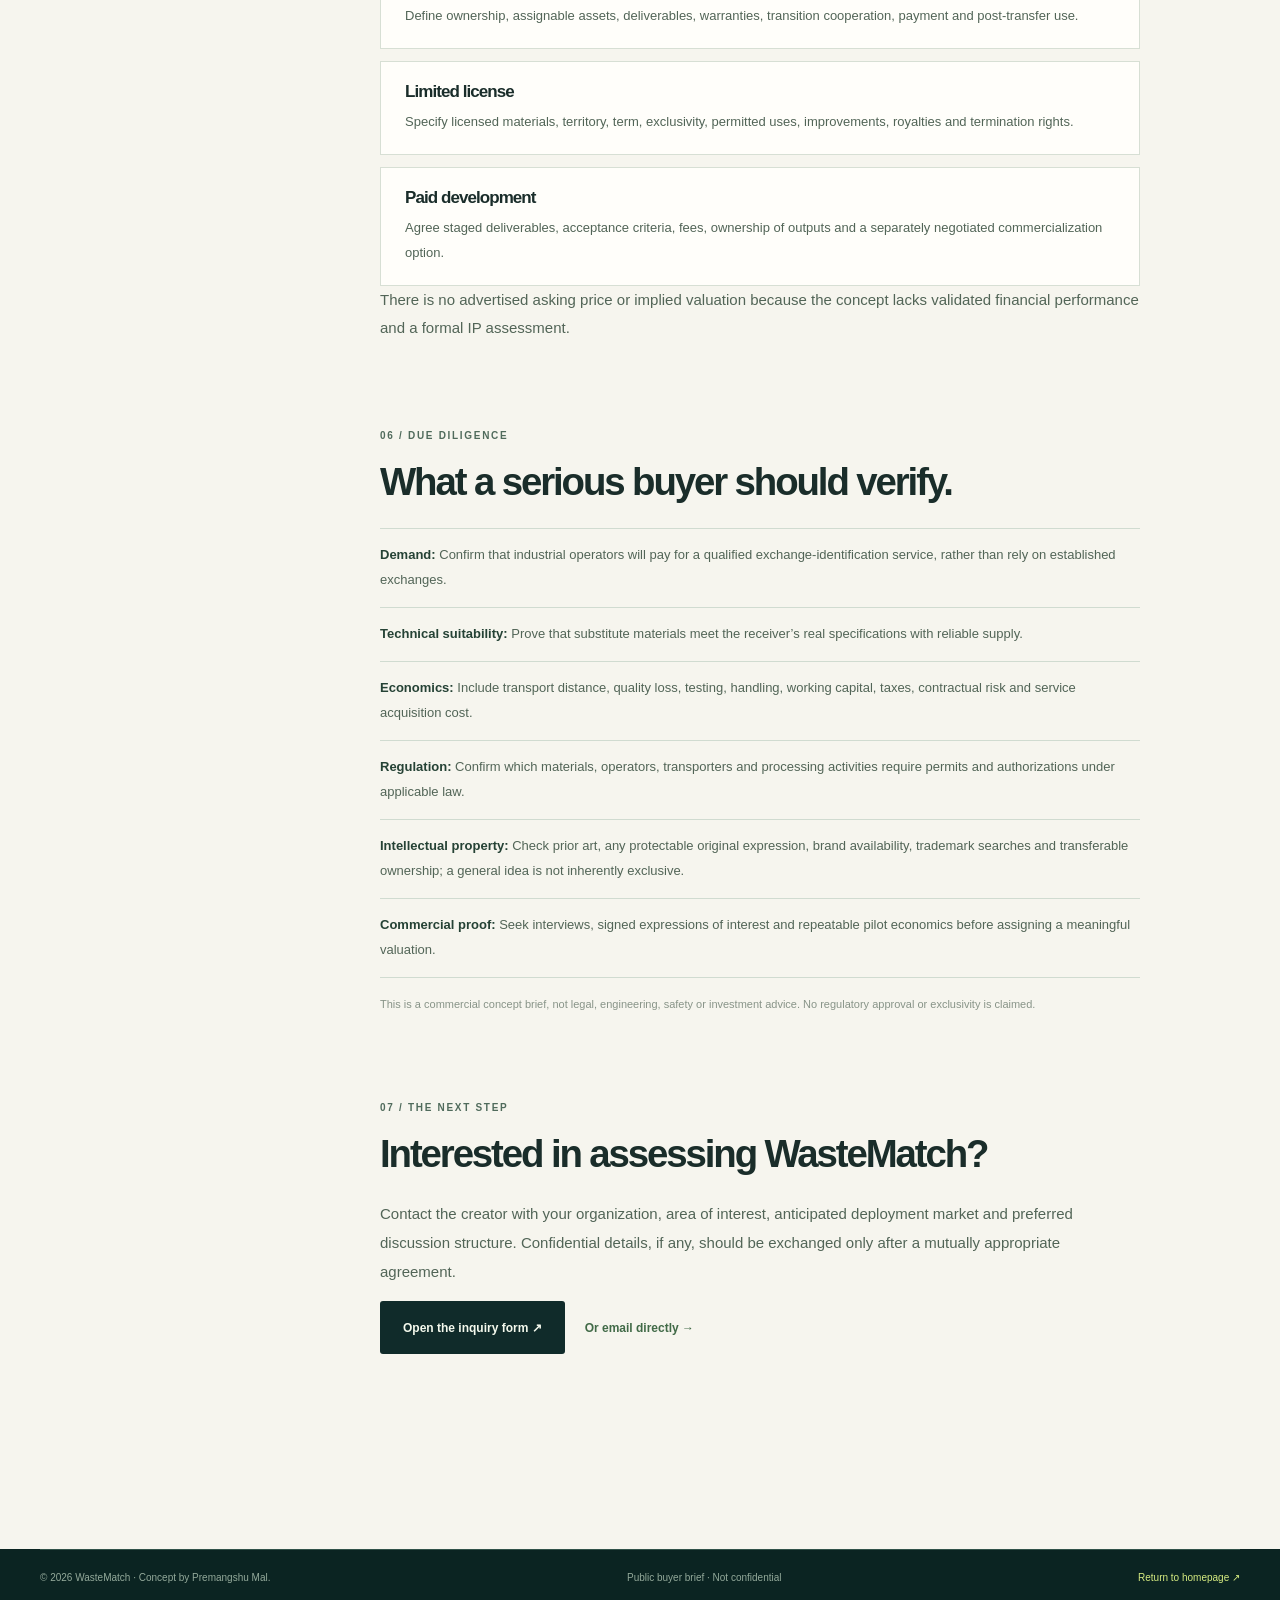
<file: brief.html>
<!doctype html><html lang="en"><head><meta charset="utf-8"/><meta name="viewport" content="width=device-width, initial-scale=1"/><meta name="theme-color" content="#112b2b"/><meta name="robots" content="index,follow"/><meta name="description" content="WasteMatch acquisition and licensing brief: concept scope, positioning, pilot validation roadmap, buyer diligence and commercialization considerations."/><title>Strategic Buyer Brief | WasteMatch</title><link rel="icon" type="image/svg+xml" href="/favicon.svg"/><link rel="stylesheet" href="/styles.css"/><script defer src="/main.js"></script></head><body class="inner-page"><a class="skip-link" href="#main">Skip to content</a><header class="site-header"><div class="shell header-inner"><a class="brand" href="/"><span class="brand-symbol" aria-hidden="true">↻</span><span>Waste<span class="brand-light">Match</span></span></a><nav class="desktop-nav" aria-label="Main navigation"><a href="/#opportunity">Opportunity</a><a href="/#framework">Framework</a><a href="/#economics">Economics</a><a href="/#partnership">Partnership</a></nav><a class="header-cta" href="/#contact">Discuss the concept ↗</a><button class="mobile-menu-toggle" type="button" aria-label="Open menu" aria-expanded="false" aria-controls="mobile-menu"><span></span><span></span><span></span></button></div><nav class="mobile-nav" id="mobile-menu" aria-label="Mobile navigation" hidden><a href="/">Home</a><a href="/#framework">Framework</a><a href="/#economics">Economics</a><a href="/#contact">Contact</a></nav></header><main id="main"><section class="brief-hero"><div class="shell brief-hero-grid"><div><div class="eyebrow lime">STRATEGIC BUYER MEMORANDUM / PUBLIC EDITION</div><h1>WasteMatch.<br><em>The acquisition brief.</em></h1><p>Business-service concept · Industrial symbiosis · Opportunity screening · Strategic transfer</p><div class="brief-meta"><span>ISSUED OCTOBER 2026</span><span>CONCEPT / PRE-VALIDATION</span><span>INDEPENDENTLY DEVELOPED</span></div></div><div class="brief-cover"><div>WM / 001</div><div class="cover-orbit"><span>W</span><span>M</span></div><div>PUBLIC INFORMATION EDITION<br/>NOT AN OFFER OF SECURITIES</div></div></div></section><div class="shell brief-body"><aside class="brief-index"><span>IN THIS BRIEF</span><a href="#summary">01 Executive summary</a><a href="#differentiation">02 Positioning</a><a href="#operating">03 Operating design</a><a href="#pilot">04 Validation plan</a><a href="#commercial">05 Commercial structure</a><a href="#risks">06 Diligence & risks</a><a href="#next">07 Next step</a><button type="button" id="print-brief">↗ Print / Save as PDF</button></aside><div class="brief-article"><section id="summary"><div class="eyebrow dark">01 / EXECUTIVE SUMMARY</div><h2>What is being offered?</h2><p>WasteMatch is a proposed B2B business-service approach to identifying, screening and facilitating viable industrial material reuse opportunities. It targets an overlooked commercial decision: whether one organization’s surplus can be technically acceptable and economically attractive to another.</p><p>The concept is available for exploratory discussions on outright acquisition of agreed concept materials, defined-scope licensing or paid co-development. It is not an operating platform, and it has no asserted customers, revenues, exclusive technology rights or proven savings.</p><div class="brief-highlight"><strong>Investment thesis to test</strong><p>An existing industrial group, recycling operator or procurement network may be better placed than a standalone new venture to pilot a feasibility-led resource exchange service using its established counterparties and compliance capabilities.</p></div></section><section id="differentiation"><div class="eyebrow dark">02 / POSITIONING</div><h2>Why this is not pitched as a conventional marketplace.</h2><p>The industrial symbiosis field is established and numerous platforms already trade surplus resources. WasteMatch therefore does not claim to have invented waste exchange, AI material matching or circular commerce.</p><p>The proposed positioning is a <strong>service-led qualification method</strong> organized around three gates: (1) material suitability, (2) delivered unit economics and (3) commercial and regulatory execution readiness. A vetted opportunity brief, rather than a raw listing, is the intended service output.</p><p>Whether this positioning is sufficiently distinctive or valuable would need direct comparison against competitors, interviews with potential operators and pilot evidence.</p></section><section id="operating"><div class="eyebrow dark">03 / OPERATING DESIGN</div><h2>Transferable workflow proposal.</h2><ol class="brief-steps"><li><strong>Intake:</strong> Register non-hazardous material candidates with grade, volume, origin, consistency, documentation and disposal baseline.</li><li><strong>Compatibility:</strong> Research possible industrial applications; specify product standards, substitution limits and laboratory assessment where relevant.</li><li><strong>Economics:</strong> Calculate avoided disposal, agreed transfer price, input-cost displacement, handling, transport and testing costs without double counting internal transfers.</li><li><strong>Readiness:</strong> Screen counterparties, buyer acceptance, permit requirements, liabilities, traceability and transport distance.</li><li><strong>Facilitation:</strong> Facilitate a scoped, documented pilot between authorized participants and record actual results.</li></ol><p>These are proposed business-process steps. No proprietary matching software or legally reviewed operating manual is represented as complete.</p></section><section id="pilot"><div class="eyebrow dark">04 / VALIDATION ROADMAP</div><h2>An operator-led 90-day pilot hypothesis.</h2><div class="brief-timeline"><article><span>DAY 01–30</span><div><h3>Discovery and screening</h3><p>Recruit willing participants from an existing industrial cluster, obtain consent and material records, define safety boundaries, shortlist candidate flows.</p></div></article><article><span>DAY 31–60</span><div><h3>Technical and financial diligence</h3><p>Document grades, permissible reuse, required testing, total delivered costs, demand assumptions and practical logistics.</p></div></article><article><span>DAY 61–90</span><div><h3>Controlled pilot and decision</h3><p>Where approvals permit, test one exchange, measure actual costs and performance, and decide whether to continue, revise or discontinue.</p></div></article></div><p class="fineprint">The 90-day outline is an illustrative planning horizon; testing, authorizations and counterparties may require longer. No pilot has been completed.</p></section><section id="commercial"><div class="eyebrow dark">05 / COMMERCIAL STRUCTURES</div><h2>Transaction terms are negotiable.</h2><div class="brief-deals"><div><h3>Asset / concept purchase</h3><p>Define ownership, assignable assets, deliverables, warranties, transition cooperation, payment and post-transfer use.</p></div><div><h3>Limited license</h3><p>Specify licensed materials, territory, term, exclusivity, permitted uses, improvements, royalties and termination rights.</p></div><div><h3>Paid development</h3><p>Agree staged deliverables, acceptance criteria, fees, ownership of outputs and a separately negotiated commercialization option.</p></div></div><p>There is no advertised asking price or implied valuation because the concept lacks validated financial performance and a formal IP assessment.</p></section><section id="risks"><div class="eyebrow dark">06 / DUE DILIGENCE</div><h2>What a serious buyer should verify.</h2><div class="risk-list"><p><strong>Demand:</strong> Confirm that industrial operators will pay for a qualified exchange-identification service, rather than rely on established exchanges.</p><p><strong>Technical suitability:</strong> Prove that substitute materials meet the receiver’s real specifications with reliable supply.</p><p><strong>Economics:</strong> Include transport distance, quality loss, testing, handling, working capital, taxes, contractual risk and service acquisition cost.</p><p><strong>Regulation:</strong> Confirm which materials, operators, transporters and processing activities require permits and authorizations under applicable law.</p><p><strong>Intellectual property:</strong> Check prior art, any protectable original expression, brand availability, trademark searches and transferable ownership; a general idea is not inherently exclusive.</p><p><strong>Commercial proof:</strong> Seek interviews, signed expressions of interest and repeatable pilot economics before assigning a meaningful valuation.</p></div><p class="fineprint">This is a commercial concept brief, not legal, engineering, safety or investment advice. No regulatory approval or exclusivity is claimed.</p></section><section id="next"><div class="eyebrow dark">07 / THE NEXT STEP</div><h2>Interested in assessing WasteMatch?</h2><p>Contact the creator with your organization, area of interest, anticipated deployment market and preferred discussion structure. Confidential details, if any, should be exchanged only after a mutually appropriate agreement.</p><a class="button button-dark" href="/#contact">Open the inquiry form ↗</a><a class="brief-email" href="mailto:premangshu.mal@gmail.com?subject=WasteMatch%20%E2%80%94%20Strategic%20Buyer%20Brief">Or email directly →</a></section></div></div></main><footer class="site-footer"><div class="shell footer-bottom"><span>© <span class="year">2026</span> WasteMatch · Concept by Premangshu Mal.</span><span>Public buyer brief · Not confidential</span><a href="/">Return to homepage ↗</a></div></footer></body></html>
</file>
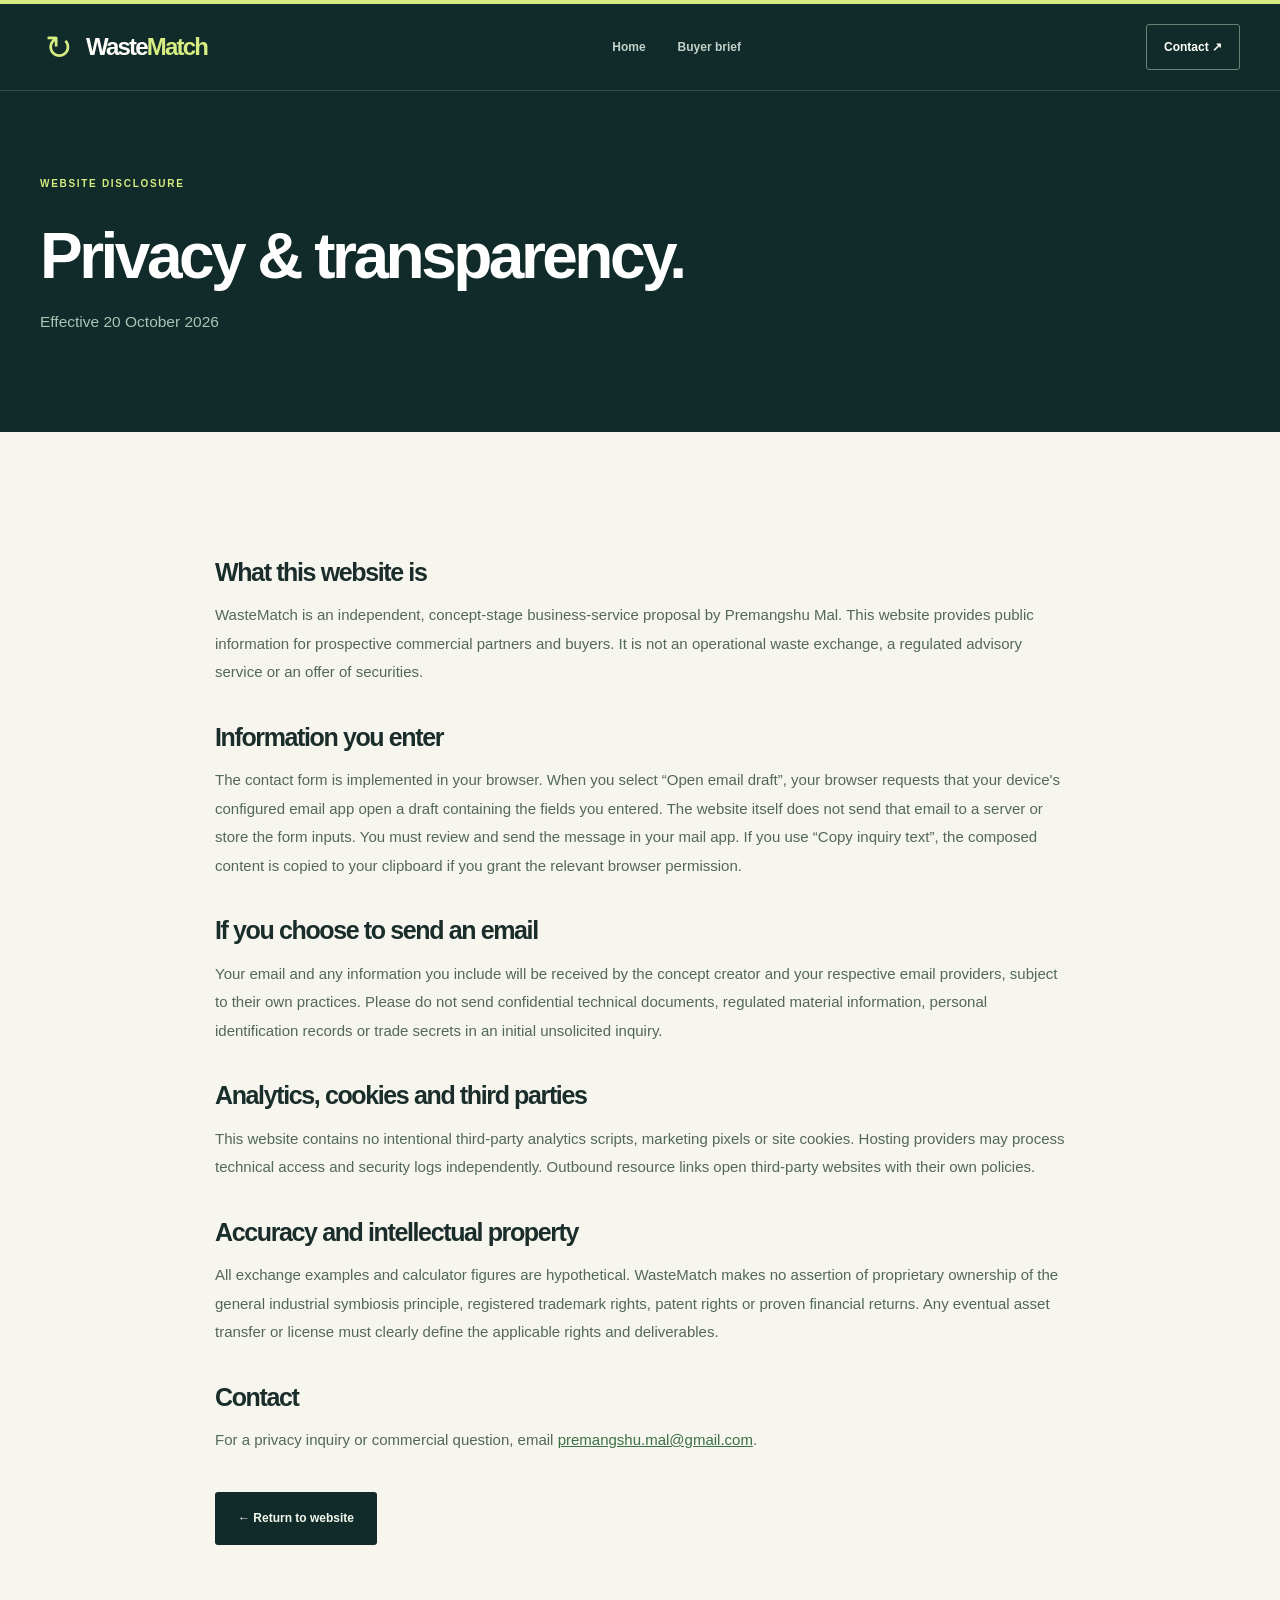
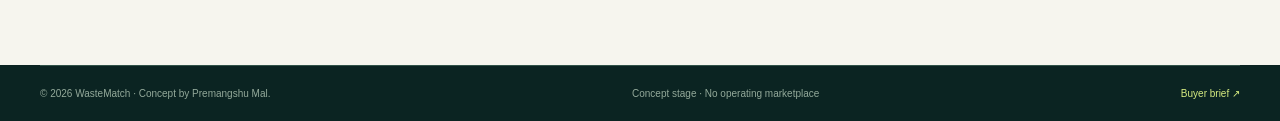
<file: privacy.html>
<!doctype html><html lang="en"><head><meta charset="utf-8"/><meta name="viewport" content="width=device-width, initial-scale=1"/><meta name="robots" content="index,follow"/><meta name="description" content="How the WasteMatch concept website handles inquiry forms, email drafts and visitor data."/><meta name="theme-color" content="#112b2b"/><title>Privacy & Website Disclosure | WasteMatch</title><link rel="icon" type="image/svg+xml" href="/favicon.svg"/><link rel="stylesheet" href="/styles.css"/></head><body class="inner-page"><a class="skip-link" href="#main">Skip to content</a><header class="site-header"><div class="shell header-inner"><a class="brand" href="/"><span class="brand-symbol" aria-hidden="true">↻</span><span>Waste<span class="brand-light">Match</span></span></a><nav class="desktop-nav"><a href="/">Home</a><a href="/brief.html">Buyer brief</a></nav><a class="header-cta" href="/#contact">Contact ↗</a></div></header><main id="main"><section class="privacy-hero"><div class="shell"><div class="eyebrow lime">WEBSITE DISCLOSURE</div><h1>Privacy & transparency.</h1><p>Effective 20 October 2026</p></div></section><div class="shell policy-article"><h2>What this website is</h2><p>WasteMatch is an independent, concept-stage business-service proposal by Premangshu Mal. This website provides public information for prospective commercial partners and buyers. It is not an operational waste exchange, a regulated advisory service or an offer of securities.</p><h2>Information you enter</h2><p>The contact form is implemented in your browser. When you select “Open email draft”, your browser requests that your device's configured email app open a draft containing the fields you entered. The website itself does not send that email to a server or store the form inputs. You must review and send the message in your mail app. If you use “Copy inquiry text”, the composed content is copied to your clipboard if you grant the relevant browser permission.</p><h2>If you choose to send an email</h2><p>Your email and any information you include will be received by the concept creator and your respective email providers, subject to their own practices. Please do not send confidential technical documents, regulated material information, personal identification records or trade secrets in an initial unsolicited inquiry.</p><h2>Analytics, cookies and third parties</h2><p>This website contains no intentional third-party analytics scripts, marketing pixels or site cookies. Hosting providers may process technical access and security logs independently. Outbound resource links open third-party websites with their own policies.</p><h2>Accuracy and intellectual property</h2><p>All exchange examples and calculator figures are hypothetical. WasteMatch makes no assertion of proprietary ownership of the general industrial symbiosis principle, registered trademark rights, patent rights or proven financial returns. Any eventual asset transfer or license must clearly define the applicable rights and deliverables.</p><h2>Contact</h2><p>For a privacy inquiry or commercial question, email <a href="mailto:premangshu.mal@gmail.com">premangshu.mal@gmail.com</a>.</p><a class="button button-dark" href="/">← Return to website</a></div></main><footer class="site-footer"><div class="shell footer-bottom"><span>© 2026 WasteMatch · Concept by Premangshu Mal.</span><span>Concept stage · No operating marketplace</span><a href="/brief.html">Buyer brief ↗</a></div></footer></body></html>
</file>
<file: styles.css>
:root{--forest:#102b2a;--forest-2:#183936;--forest-3:#214640;--charcoal:#1c302e;--cream:#f6f5ee;--cream-2:#f0f1e9;--white:#fffefa;--lime:#d7ec81;--lime-soft:#edf5c5;--orange:#e3b18d;--ink:#1a2d2a;--muted:#63706b;--line:#dce1d9;--radius:6px;--shell:1240px}*{box-sizing:border-box}html{scroll-behavior:smooth;scroll-padding-top:86px}body{margin:0;background:var(--cream);color:var(--ink);font-family:'DM Sans',Arial,Helvetica,sans-serif;font-size:15.5px;-webkit-font-smoothing:antialiased}body,button,input,select,textarea{font-family:'DM Sans',Arial,sans-serif}button,input,select,textarea{font-size:inherit}button{cursor:pointer}a{color:inherit;text-decoration:none}a:focus-visible,button:focus-visible,input:focus-visible,select:focus-visible,textarea:focus-visible{outline:3px solid #93b840;outline-offset:4px}img,svg{max-width:100%}h1,h2,h3,h4,p{margin-top:0}h1,h2,h3{font-family:Manrope,'DM Sans',Arial,sans-serif;letter-spacing:-.055em}h1{font-weight:700}h2{font-size:clamp(38px,4.4vw,61px);font-weight:700;line-height:1.14}h3{font-size:22px;line-height:1.24}.shell{width:min(var(--shell),calc(100% - 80px));margin:auto}.skip-link{position:absolute;z-index:1000;top:-70px;left:12px;background:#d7ec81;padding:12px 18px;color:#102b2a}.skip-link:focus{top:12px}.announcement{display:flex;align-items:center;justify-content:center;gap:12px;min-height:35px;padding:7px 14px;background:#0b2422;color:#d4eb91;font-size:10px;letter-spacing:.14em;font-weight:750}.announcement-dot,.status-indicator,.engine-live,.mini-dot{width:7px;height:7px;border-radius:50%;background:var(--lime);display:inline-block;box-shadow:0 0 0 4px rgba(215,236,129,.1)}.announcement-divider{color:#62746c}.site-header{background:var(--forest);color:var(--white);position:relative;z-index:20;border-bottom:1px solid #335049}.header-inner{min-height:86px;display:flex;align-items:center;justify-content:space-between;gap:24px}.brand{display:inline-flex;align-items:center;gap:9px;font-family:Manrope,Arial,sans-serif;font-size:24px;letter-spacing:-.075em;font-weight:800;white-space:nowrap}.brand-symbol{display:flex;align-items:center;justify-content:center;color:var(--lime);width:37px;height:37px;font-size:33px;line-height:1;font-weight:400}.brand-symbol svg{width:37px;height:37px}.brand-light{color:var(--lime)}.brand-mark{font-family:Arial,sans-serif;font-size:11px;font-weight:400;align-self:flex-start;letter-spacing:0;padding:3px 0 0 2px}.desktop-nav{display:flex;align-items:center;gap:clamp(17px,2.5vw,37px)}.desktop-nav a{color:#c1d2ca;font-size:12px;font-weight:650;transition:color .2s}.desktop-nav a:hover,.footer-nav a:hover{color:var(--lime)}.header-cta{display:inline-flex;align-items:center;gap:19px;border:1px solid #6c8173;border-radius:3px;padding:15px 17px;font-size:12px;font-weight:700;white-space:nowrap;transition:background .2s,color .2s}.header-cta:hover{background:var(--lime);color:var(--forest)}.header-cta span{color:var(--lime)}.header-cta:hover span{color:var(--forest)}.mobile-menu-toggle{display:none;background:transparent;border:0;width:42px;height:42px;padding:10px}.mobile-menu-toggle span{display:block;height:2px;width:100%;margin:5px 0;background:#e8f0e7}.mobile-nav{padding:14px 30px 24px;background:#102b2a;border-top:1px solid #3a504a}.mobile-nav[hidden]{display:none}.mobile-nav a{display:block;padding:12px 2px;border-bottom:1px solid #34524d;color:#e4efea;font-weight:650}.hero{background:var(--forest);color:var(--white);overflow:hidden;position:relative}.hero:before{content:'';position:absolute;inset:0;background:radial-gradient(ellipse at 71% 38%,rgba(80,137,110,.18),transparent 39%);pointer-events:none}.hero-grid{position:relative;display:grid;grid-template-columns:1.1fr .9fr;gap:6.8%;align-items:center;padding-top:88px;padding-bottom:100px;min-height:670px}.hero-content{max-width:680px}.eyebrow{font-size:10px;line-height:1.5;letter-spacing:.17em;font-weight:800;display:flex;align-items:center;gap:11px;color:#c4ddaa;margin-bottom:28px}.eyebrow-line{height:1px;width:26px;background:currentColor}.eyebrow.dark{color:#506b5c}.eyebrow.lime{color:var(--lime)}.hero h1{font-size:clamp(48px,4.85vw,74px);line-height:1.115;max-width:740px;margin-bottom:27px}.hero h1 em,.brief-hero h1 em{color:var(--lime);font-style:normal}.hero-lede{font-size:17px;line-height:1.76;color:#c3d2cc;max-width:590px;margin-bottom:33px}.hero-actions{display:flex;align-items:center;gap:22px;flex-wrap:wrap}.button{display:inline-flex;justify-content:space-between;align-items:center;gap:28px;padding:17px 22px;border:1px solid transparent;border-radius:3px;font-size:12px;font-weight:750;min-height:53px;transition:background .2s,transform .2s,color .2s}.button:hover{transform:translateY(-2px)}.button-lime{background:var(--lime);color:#182f26}.button-lime:hover{background:#ebf7ad}.button-quiet{color:#e4eae3;background:transparent;padding-left:0;padding-right:0}.button-quiet:hover{color:var(--lime)}.hero-note{display:flex;align-items:center;gap:12px;margin-top:40px;max-width:555px;color:#a5b8ae;font-size:11px;line-height:1.6}.status-pill{display:flex;align-items:center;gap:9px;color:#e3f1ba;font-size:9px;letter-spacing:.12em;font-weight:800;border:1px solid #496d56;border-radius:30px;padding:7px 10px;white-space:nowrap}.status-indicator{height:6px;width:6px}.hero-visual{border:1px solid #466057;background:linear-gradient(138deg,rgba(37,79,66,.56),rgba(9,34,31,.92));border-radius:10px;padding:22px 22px 18px;box-shadow:0 38px 90px rgba(0,0,0,.14);position:relative}.hero-visual:before{position:absolute;content:'';pointer-events:none;inset:0;background:repeating-linear-gradient(0deg,transparent,transparent 38px,rgba(215,236,129,.023) 39px),repeating-linear-gradient(90deg,transparent,transparent 38px,rgba(215,236,129,.023) 39px)}.diagram-top,.diagram-bottom{display:flex;justify-content:space-between;align-items:center;gap:10px;color:#a0b5a9;font-size:9px;font-weight:700;letter-spacing:.1em}.diagram-top{border-bottom:1px solid #365c4b;padding-bottom:16px}.diagram-bottom{border-top:1px solid #365c4b;padding-top:16px;text-transform:none;letter-spacing:0;font-size:10px}.diagram-bottom .mono{font-family:monospace;color:#88a198;letter-spacing:.03em}.diagram-canvas{position:relative;padding:35px 0 22px}.supply-nodes{display:grid;grid-template-columns:repeat(3,1fr);gap:9px}.diagram-node{padding:15px 7px 12px;display:flex;align-items:center;flex-direction:column;border:1px solid #43695c;border-radius:6px;background:rgba(53,97,77,.3);text-align:center}.node-glyph{display:flex;width:43px;height:43px;align-items:center;justify-content:center;color:#d6e7bb;background:#345b4e;border:1px solid #507460;border-radius:6px;margin-bottom:9px}.node-glyph svg{width:25px;height:25px;fill:none;stroke:currentColor;stroke-width:1.6;stroke-linecap:round;stroke-linejoin:round}.diagram-node strong{font-size:9px;color:#f3f9ed;letter-spacing:-.01em;margin-bottom:4px;white-space:nowrap}.diagram-node small{font-size:9px;color:#aac5b5}.connector-area{height:74px;position:relative}.feed-line{position:absolute;top:22px;width:67%;height:1px;left:16.5%;background:#658d69}.feed-line:before,.feed-line:after{position:absolute;content:'';height:22px;width:1px;background:#658d69;top:-21px}.feed-line:before{left:0}.feed-line:after{right:0}.center-spoke{height:50px;width:1px;background:#658d69;position:absolute;left:50%;top:22px}.pulse-dot{position:absolute;left:calc(50% - 4px);top:48px;width:8px;height:8px;background:var(--lime);border-radius:50%;box-shadow:0 0 0 5px rgba(215,236,129,.12)}.match-engine{background:#e4efcc;color:#172d23;border:1px solid #d8f29d;border-radius:6px;box-shadow:0 0 0 6px rgba(215,236,129,.06);padding:18px 20px 20px;position:relative}.engine-top{color:#3e6147;display:flex;align-items:center;gap:10px;font-size:9px;font-weight:800;letter-spacing:.12em}.engine-live{background:#669a47;width:6px;height:6px;box-shadow:0 0 0 4px rgba(102,154,71,.1)}.engine-title{font-family:Manrope,Arial,sans-serif;letter-spacing:-.07em;font-size:30px;font-weight:800;margin:14px 0 18px}.engine-title span:first-child{color:#5e8550}.engine-title .engine-star{float:right;color:#75a35e;font-size:31px;line-height:1}.engine-filters{display:grid;grid-template-columns:repeat(3,1fr);gap:6px}.engine-filters span{display:flex;justify-content:center;gap:6px;align-items:center;padding:9px 5px;border:1px solid #bed2a8;border-radius:3px;font-size:9px;color:#45604b;white-space:nowrap}.engine-filters b{color:#38874b}.downline{height:55px;display:flex;align-items:center;justify-content:center;color:#b6d87a;font-size:26px}.downline:before{content:'';position:absolute;height:44px;width:1px;background:#658d69;margin-top:-12px}.downline .arrowhead{position:relative;top:18px;z-index:2}.destination-card{border:1px solid #50765c;display:flex;gap:13px;align-items:center;background:#254b3b;border-radius:5px;padding:14px 13px}.destination-icon{display:grid;place-items:center;width:43px;height:43px;flex-shrink:0;border-radius:3px;background:var(--lime);color:#193b2f;font-size:27px}.destination-card strong{display:block;font-size:11px;letter-spacing:-.015em}.destination-card small{display:block;color:#adccba;margin-top:4px;font-size:10px}.destination-arrow{margin-left:auto;color:var(--lime);font-size:19px}.hero-bottom{display:flex;align-items:center;justify-content:space-between;gap:16px;border-top:1px solid #38544c;min-height:94px;color:#cad7d0;font-size:11px}.hero-bottom-label{font-size:9px;font-weight:800;letter-spacing:.15em;color:var(--lime)}.vertical-rule{width:1px;height:22px;background:#43655b}.section{padding:112px 0}.section-heading{display:grid;grid-template-columns:1.17fr .83fr;gap:15%;align-items:end;margin-bottom:50px}.section-heading .eyebrow{margin-bottom:20px}.section-heading h2{margin-bottom:0}.section-heading p{max-width:420px;color:#5c6c65;line-height:1.8;font-size:16px;margin-bottom:6px}.muted-text{color:#86958b}.opportunity-section{background:#f6f5ee}.problem-grid{display:grid;grid-template-columns:repeat(3,1fr);gap:15px}.problem-card{border:1px solid #d5dbd0;background:#fffef9;padding:30px 28px 25px;min-height:341px;display:flex;flex-direction:column}.card-index{color:#7f8c82;font-size:10px;letter-spacing:.12em;font-weight:800;margin-bottom:29px}.card-icon{width:42px;height:42px;display:flex;align-items:center;justify-content:center;font-size:24px;border-radius:4px;margin-bottom:22px}.card-icon.orange{background:#fae2cd;color:#a57146}.card-icon.green{background:#d8e7df;color:#36664d}.card-icon.accent{background:#dcefa7;color:#37673b}.problem-card h3{margin-bottom:15px}.problem-card p{font-size:13.5px;line-height:1.85;color:#65736b;margin-bottom:28px}.card-line{height:1px;width:100%;background:#dce1d9;margin-top:auto;margin-bottom:17px}.micro-label{font-size:9px;letter-spacing:.11em;font-weight:800;color:#8b9b8d;margin-bottom:9px}.problem-card strong{font-size:13px;letter-spacing:-.02em}.featured-problem{background:#ecf1df;border-color:#cbdab2}.framework-section{background:var(--forest);color:#fff}.section-heading-light p{color:#b8c7c0}.accent-text{color:var(--lime)}.method-list{border-top:1px solid #466057}.method-row{display:grid;grid-template-columns:70px 1fr 252px;gap:22px;align-items:center;border-bottom:1px solid #466057;padding:25px 15px 28px 0}.method-number{font-size:13px;color:var(--lime);font-family:monospace}.method-row h3{margin:0 0 9px;font-size:21px}.method-row p{color:#b2c2b9;line-height:1.7;font-size:13px;margin:0;max-width:590px}.method-output{color:#d4e5d4;border-left:1px solid #446055;padding-left:23px;font-size:12px}.method-output span{display:block;font-size:9px;letter-spacing:.14em;color:#8fad9d;font-weight:750;margin-bottom:9px}.method-caption{display:grid;grid-template-columns:165px 1fr auto;align-items:center;gap:20px;margin-top:37px;background:#1f4337;border:1px solid #436d4f;padding:22px 25px}.method-caption>span{font-size:9px;color:var(--lime);letter-spacing:.12em;font-weight:800}.method-caption strong{font-size:13px;font-weight:600}.method-caption a{font-size:11px;color:var(--lime);white-space:nowrap}.economics-section{background:#f1f2ea}.calculator-layout{display:grid;grid-template-columns:1fr 1fr;gap:0;border:1px solid #d6dbd0;box-shadow:0 22px 65px rgba(11,39,30,.06)}.calculator-controls{background:#fffefa;padding:34px 38px}.calculator-header{display:flex;align-items:center;justify-content:space-between;gap:10px;border-bottom:1px solid #e2e6dc;padding-bottom:23px;margin-bottom:25px}.calculator-header h3{margin:0;font-size:19px}.calculator-header span{font-size:9px;letter-spacing:.1em;color:#829086;white-space:nowrap;font-weight:750}.field-wrap{margin-bottom:21px}.field-wrap label{display:flex;align-items:center;justify-content:space-between;gap:8px;margin-bottom:9px;font-size:11px;font-weight:700}.field-wrap label span{font-size:10px;color:#9ba99c;font-weight:600}.field-wrap input{width:100%;height:46px;background:#f7f9f3;border:1px solid #dce3d7;border-radius:3px;padding:0 14px;color:#1b3d30;font-size:16px;font-weight:750;font-variant-numeric:tabular-nums}.field-wrap input:focus{background:#fff}.calc-input-grid{display:grid;grid-template-columns:1fr 1fr;column-gap:18px}.field-wrap.wide{grid-column:1 / -1}.text-button{border:0;background:none;color:#53764d;font-size:12px;font-weight:750;padding:5px 0;text-decoration:underline;text-underline-offset:4px}.calculator-results{background:#e8eeda;padding:35px 38px 30px;display:flex;flex-direction:column}.result-heading{display:flex;align-items:center;gap:10px;font-size:9px;font-weight:800;color:#5d7759;letter-spacing:.14em;margin-bottom:37px}.mini-dot{background:#6c9e52;box-shadow:0 0 0 4px rgba(64,128,48,.13)}.primary-result-label{display:flex;justify-content:space-between;align-items:center;gap:9px;flex-wrap:wrap;color:#4d6554;font-size:12px;font-weight:700}.value-status{font-size:8px;letter-spacing:.06em;padding:6px 7px;border-radius:2px;background:#ccdda7;color:#41602c;white-space:nowrap}.value-status.negative{background:#f4d5c7;color:#8b4633}.big-result{font-family:Manrope,Arial,sans-serif;font-size:clamp(39px,4.6vw,67px);letter-spacing:-.065em;font-weight:800;color:#1f4234;margin:9px 0 13px;line-height:1.13;font-variant-numeric:tabular-nums;word-break:break-word}.result-caption{color:#687b6b;font-size:12px;line-height:1.75;margin-bottom:31px}.result-split{display:grid;grid-template-columns:1fr 1fr;gap:10px;margin-bottom:16px}.result-split small{display:block;color:#6d816e;font-size:10px;line-height:1.5;margin-bottom:9px}.result-split strong{font-family:Manrope;font-size:19px;letter-spacing:-.04em;color:#2a503c;font-variant-numeric:tabular-nums;word-break:break-word}.result-bar{height:8px;display:flex;overflow:hidden;border-radius:5px;background:#c7d1c0}.result-bar-supplier{background:#59866e;transition:width .2s}.result-bar-buyer{background:#afc967;transition:width .2s}.result-formula{padding-top:26px;border-top:1px solid #cdd8c5;margin-top:26px}.result-formula span{color:#536c55;font-size:9px;font-weight:800;letter-spacing:.13em}.result-formula p{font-size:11px;line-height:1.65;color:#607663;margin:10px 0 0}.calc-disclaimer{font-size:10px;line-height:1.7;color:#78867b;margin-top:auto;padding-top:24px}.applications-section{background:#fffefa}.use-case-list{border-top:1px solid #dce1d9}.case-item{display:grid;grid-template-columns:1fr 1.04fr 55px 1.2fr;align-items:center;gap:18px;min-height:87px;padding:12px 7px;border-bottom:1px solid #dce1d9;font-size:15px;font-weight:650}.case-material span{border-radius:3px;display:inline-block;padding:10px 14px;color:#416248;background:#eaf0e3;font-size:12px;font-weight:700}.case-arrow{color:#74946b;font-size:20px}.case-target{color:#3b6250}.use-case-footnote{color:#7b8982;font-size:11px;margin-top:20px;display:flex;gap:10px;align-items:flex-start;line-height:1.7}.buyer-section{background:#102b2a;color:#fff}.buyer-layout{display:grid;grid-template-columns:1fr 1.05fr;gap:12%;align-items:start}.buyer-section h2{margin-bottom:23px}.buyer-lede{font-size:15px;line-height:1.9;color:#bfd0c4;margin-bottom:28px}.deal-options{border-top:1px solid #436157}.deal-options article{padding:25px 0;display:grid;grid-template-columns:40px 1fr 28px;gap:18px;align-items:start;border-bottom:1px solid #436157}.deal-number{color:var(--lime);font-size:11px;font-weight:800}.deal-options h3{font-size:19px;margin-bottom:11px}.deal-options p{color:#bdccc4;font-size:12px;line-height:1.8;margin:0}.deal-icon{color:var(--lime);font-size:22px}.deal-caveat{color:#809d8d;font-size:10px;line-height:1.8;margin-top:20px}.deliverables-section{background:#f6f5ee}.deliverable-grid{display:grid;grid-template-columns:repeat(4,1fr);gap:13px}.deliverable-card{background:#fffefa;border:1px solid #dce0d5;min-height:220px;padding:25px 23px}.deliverable-icon{font-family:monospace;color:#547459;border:1px solid #adc0ac;border-radius:50%;display:grid;place-items:center;width:32px;height:32px;font-size:12px;margin-bottom:30px}.deliverable-card h3{font-size:17px;margin-bottom:12px}.deliverable-card p{font-size:12px;color:#6b7c70;line-height:1.8}.brief-callout{display:flex;align-items:center;justify-content:space-between;gap:20px;background:#e4eccf;border:1px solid #cbdab6;margin-top:23px;padding:30px 33px}.brief-callout span{font-size:9px;color:#587353;font-weight:750;letter-spacing:.1em}.brief-callout h3{font-size:19px;margin:11px 0 0}.button-outline-dark{border:1px solid #3d6248;color:#234131;white-space:nowrap}.button-outline-dark:hover{background:#cce4b0}.contact-section{background:#eff1e8}.contact-grid{display:grid;grid-template-columns:.85fr 1.15fr;gap:11%;align-items:start}.contact-left h2{margin-bottom:26px}.contact-left>p{line-height:1.85;color:#6a786b;font-size:15px;max-width:380px}.contact-identity{display:flex;align-items:center;gap:14px;margin-top:42px}.avatar-initial{display:grid;place-items:center;background:#2c5845;color:#e7f3c4;width:52px;height:52px;border-radius:50%;font-size:13px;font-weight:800}.contact-identity strong{display:block;font-size:13px}.contact-identity span:not(.avatar-initial){font-size:11px;color:#7c8a7f}.direct-email{display:flex;align-items:center;justify-content:space-between;border-bottom:1px solid #9caf9b;padding:19px 0 14px;width:max-content;max-width:100%;gap:35px;font-size:13px;font-weight:700;color:#365b42}.direct-email:hover{color:#64883a}.contact-tip{color:#8c9d8e;font-size:10px;line-height:1.7;margin-top:35px;max-width:350px}.contact-form-card{background:#fffefa;border:1px solid #d8e0d2;padding:37px 37px 0;box-shadow:0 18px 45px rgba(42,77,46,.045)}.form-header{display:flex;justify-content:space-between;align-items:center;gap:15px;padding-bottom:25px}.form-header h3{font-size:21px;margin:0}.form-header span{color:#73866e;font-size:9px;font-weight:800;letter-spacing:.12em;white-space:nowrap}.form-two{display:grid;grid-template-columns:1fr 1fr;gap:15px}.form-field{margin-bottom:19px}.form-field label{display:block;font-size:11px;font-weight:750;color:#45574a;margin-bottom:9px}.form-field label span{color:#bc704d}.form-field input,.form-field textarea,.form-field select{display:block;width:100%;background:#f7f8f3;border:1px solid #d9e1d6;border-radius:3px;color:#253c2d;font-size:13px;min-height:47px;padding:12px 14px}.form-field input::placeholder,.form-field textarea::placeholder{color:#a2aea4}.form-field textarea{resize:vertical;min-height:105px}.consent-row{display:flex;align-items:start;gap:11px;color:#68796a;font-size:11px;line-height:1.6;margin:1px 0 22px;cursor:pointer}.consent-row input{width:16px;height:16px;flex-shrink:0;margin:1px 0 0;accent-color:#325a3b}.button-dark{background:var(--forest);color:#f4f9ed}.button-dark:hover{background:#315641}.form-submit{display:flex;width:100%;justify-content:space-between}.copy-inquiry{display:block;width:100%;background:none;border:none;text-align:center;color:#57784e;font-weight:700;font-size:11px;padding:19px 5px}.copy-inquiry:hover{text-decoration:underline}.form-feedback{color:#315c42;font-size:11px;line-height:1.6;padding-bottom:10px}.form-feedback:empty{display:none}.form-footer{margin:14px -37px 0;padding:20px 37px;background:#eff3e8;color:#83917f;font-size:10px;line-height:1.6;border-top:1px solid #e0e8d9}.form-footer a{text-decoration:underline;color:#4c6b4c}.sources-section{padding:70px 0;background:#e5eade;border-top:1px solid #d4dfd0}.sources-layout{display:grid;grid-template-columns:1fr 1fr;gap:13%}.sources-layout h2{font-size:clamp(27px,3vw,40px);margin:0}.sources-content p{color:#69796c;line-height:1.8;font-size:12.5px}.sources-links{display:grid;grid-template-columns:1fr;gap:0}.sources-links a{border-bottom:1px solid #cad6c9;padding:13px 0;font-size:11px;font-weight:750;display:flex;justify-content:space-between;gap:10px}.sources-links a:hover{color:#51793d}.site-footer{background:#0b2422;color:#d9e7df}.footer-top{display:flex;justify-content:space-between;gap:35px;padding:62px 0 50px}.footer-brand{font-size:27px}.footer-brand .brand-symbol{font-size:37px}.footer-top p{margin:15px 0;color:#a0b6a9;font-size:12px}.footer-nav{display:flex;align-items:start;justify-content:end;flex-wrap:wrap;gap:20px 28px;max-width:520px}.footer-nav a{font-size:11px;color:#c5d7c9}.footer-bottom{display:flex;justify-content:space-between;align-items:center;gap:15px;padding:22px 0;border-top:1px solid #315249;color:#93a99a;font-size:10px}.footer-bottom a{color:var(--lime);white-space:nowrap}.inner-page .site-header{border-top:4px solid var(--lime)}.brief-hero{background:#102b2a;color:#fff;padding:93px 0 80px}.brief-hero-grid{display:grid;grid-template-columns:1.2fr .8fr;gap:10%;align-items:center}.brief-hero h1{font-size:clamp(53px,6vw,82px);line-height:1.08;margin:20px 0 28px}.brief-hero p{color:#c1d3c5;line-height:1.8;max-width:560px}.brief-meta{display:flex;flex-wrap:wrap;gap:12px;margin-top:50px}.brief-meta span{border:1px solid #547063;color:#d5ef9c;font-size:9px;letter-spacing:.08em;padding:9px 12px;font-weight:750}.brief-cover{height:360px;display:flex;flex-direction:column;justify-content:space-between;background:#d8ec91;padding:26px;color:#214332;font-family:monospace;font-size:10px;letter-spacing:.13em;box-shadow:18px 22px 0 rgba(255,255,255,.05)}.cover-orbit{position:relative;display:grid;place-items:center;height:210px}.cover-orbit:before{position:absolute;content:'';height:180px;width:180px;border:2px solid #6c9865;border-radius:50%}.cover-orbit:after{position:absolute;content:'';height:114px;width:114px;border:1px dashed #6c9865;border-radius:50%}.cover-orbit span{position:absolute;font-family:Manrope;font-weight:800;font-size:75px;letter-spacing:-.1em}.cover-orbit span:last-child{transform:translate(37px,25px);opacity:.3}.brief-body{display:grid;grid-template-columns:220px minmax(0,760px);gap:10%;align-items:start;padding-top:90px;padding-bottom:110px}.brief-index{position:sticky;top:35px;display:flex;flex-direction:column;gap:0}.brief-index>span{font-size:10px;letter-spacing:.14em;font-weight:800;color:#769076;margin-bottom:20px}.brief-index a{padding:12px 0;border-bottom:1px solid #d8ddd2;font-size:12px;color:#54705b}.brief-index a:hover{color:#162e26}.brief-index button{background:none;border:0;border-bottom:1px solid #becdb9;text-align:left;color:#385d3c;font-weight:750;font-size:12px;padding:21px 0 12px}.brief-article section{margin-bottom:85px;scroll-margin-top:40px}.brief-article .eyebrow{margin-bottom:16px}.brief-article h2{font-size:clamp(30px,3vw,45px);line-height:1.2;margin-bottom:23px}.brief-article p,.brief-steps li{font-size:15px;line-height:1.92;color:#526557}.brief-article p strong,.brief-steps strong{color:#254235}.brief-highlight{padding:27px 31px;background:#e8edd9;border-left:4px solid #95b66d;margin-top:28px}.brief-highlight strong{font-size:15px}.brief-highlight p{margin:12px 0 0;font-size:13px}.brief-steps{padding-left:20px}.brief-steps li{padding:11px 0}.brief-timeline{border-top:1px solid #ccd8c8}.brief-timeline article{display:grid;grid-template-columns:120px 1fr;gap:24px;padding:22px 0;border-bottom:1px solid #ccd8c8}.brief-timeline article>span{font-family:monospace;color:#4e7d56;font-size:12px;padding-top:5px}.brief-timeline h3,.brief-deals h3{font-size:17px;margin:0 0 8px}.brief-timeline p,.brief-deals p{font-size:13px;margin:0}.fineprint{font-size:11px!important;color:#889488!important;margin-top:16px}.brief-deals{display:grid;grid-template-columns:1fr;gap:12px}.brief-deals>div{border:1px solid #d7dfd4;background:#fffefa;padding:19px 24px}.risk-list{border-top:1px solid #d0dbd0}.risk-list p{padding:14px 0;margin:0;border-bottom:1px solid #d0dbd0;font-size:13px}.brief-email{margin-left:20px;color:#416a47;font-size:12px;font-weight:750}.privacy-hero{padding:85px 0;background:#102b2a;color:#fff}.privacy-hero h1{font-size:clamp(42px,5vw,68px);margin:0 0 20px}.privacy-hero p{color:#abc3b5}.policy-article{max-width:850px;padding-top:90px;padding-bottom:120px}.policy-article h2{font-size:25px;margin:36px 0 15px}.policy-article p{font-size:15px;line-height:1.9;color:#53675a}.policy-article p a{text-decoration:underline;color:#3c7045}.policy-article .button{margin-top:22px}
@media(max-width:1100px){.shell{width:min(100% - 52px,var(--shell))}.hero-grid{grid-template-columns:1fr .88fr;gap:4%;padding-top:73px;padding-bottom:77px}.hero h1{font-size:clamp(46px,5.1vw,63px)}.hero-lede{font-size:15px}.hero-visual{padding:16px}.diagram-node strong{font-size:8px}.section{padding:88px 0}.section-heading{gap:8%}.buyer-layout,.contact-grid{gap:7%}.method-caption{grid-template-columns:130px 1fr}.method-caption a{grid-column:2}.hero-bottom{flex-wrap:wrap;justify-content:start;gap:16px 27px;padding:21px 0}.vertical-rule{display:none}.deliverable-card{padding:20px 16px}.brief-body{gap:7%}}@media(max-width:850px){.desktop-nav,.header-cta{display:none}.mobile-menu-toggle{display:block}.header-inner{min-height:72px}.hero-grid,.section-heading,.buyer-layout,.contact-grid,.brief-hero-grid,.brief-body,.sources-layout{grid-template-columns:1fr}.hero-grid{padding-top:65px;gap:48px}.hero-content{max-width:700px}.hero h1{max-width:640px}.hero-visual{max-width:600px;margin:auto;width:100%}.hero-bottom{justify-content:space-between}.section-heading{gap:16px}.section-heading p{max-width:650px}.problem-grid{grid-template-columns:repeat(2,1fr)}.featured-problem{grid-column:1 / -1;min-height:unset}.method-row{grid-template-columns:44px 1fr 195px}.calculator-layout{grid-template-columns:1fr}.calculator-results{min-height:500px}.deliverable-grid{grid-template-columns:repeat(2,1fr)}.buyer-layout{gap:45px}.contact-grid{gap:44px}.sources-layout{gap:18px}.brief-hero-grid{gap:36px}.brief-cover{max-width:360px}.brief-body{gap:45px}.brief-index{position:static;border-bottom:1px solid #d8ddd2;padding-bottom:22px}.brief-index a{display:none}.footer-bottom{flex-wrap:wrap}.footer-top{flex-direction:column}.footer-nav{justify-content:start}}@media(max-width:570px){html{scroll-padding-top:74px}.shell{width:calc(100% - 36px)}.announcement{font-size:8px;letter-spacing:.09em;gap:7px;flex-wrap:wrap;text-align:center;line-height:1.5}.announcement-divider{display:none}.brand{font-size:22px}.hero-grid{padding:48px 0 55px;gap:33px;min-height:unset}.hero h1{font-size:clamp(42px,10vw,54px);line-height:1.15}.hero-lede{font-size:14px;line-height:1.75}.hero-actions{gap:4px;align-items:stretch;flex-direction:column}.hero-actions .button{justify-content:space-between}.hero-note{align-items:start;flex-direction:column;margin-top:27px}.hero-visual{padding:13px}.diagram-top,.diagram-bottom{font-size:8px}.diagram-canvas{padding-top:20px}.supply-nodes{gap:5px}.diagram-node{padding:9px 3px}.node-glyph{width:34px;height:34px;margin-bottom:7px}.node-glyph svg{width:21px}.diagram-node strong{font-size:7px}.diagram-node small{font-size:8px}.engine-filters{grid-template-columns:1fr;gap:4px}.engine-filters span{padding:6px 8px;justify-content:space-between}.engine-title{font-size:25px}.engine-top{font-size:8px}.connector-area{height:55px}.center-spoke{height:34px}.destination-card strong{font-size:9px}.destination-card small{font-size:8px}.destination-icon{width:34px;height:34px}.diagram-bottom .mono{display:none}.hero-bottom{display:grid;grid-template-columns:1fr 1fr;gap:12px 17px;padding:20px 0}.hero-bottom-label{grid-column:1 / -1}.section{padding:67px 0}.section-heading{margin-bottom:31px}.section-heading h2,.buyer-section h2,.contact-left h2{font-size:clamp(32px,8vw,44px)}.section-heading p{font-size:13px}.problem-grid,.deliverable-grid{grid-template-columns:1fr}.featured-problem{grid-column:auto}.problem-card{min-height:275px;padding:23px}.card-index{margin-bottom:17px}.card-icon{margin-bottom:13px}.method-row{grid-template-columns:35px 1fr;gap:13px;padding:22px 0}.method-row h3{font-size:17px}.method-output{grid-column:2;border:0;padding:0}.method-output span{display:inline-block;margin-right:9px;margin-bottom:0}.method-caption{display:block;padding:20px}.method-caption strong{display:block;margin:12px 0}.method-caption a{display:block}.calculator-controls,.calculator-results{padding:25px 20px}.calc-input-grid{gap:0 10px}.field-wrap label{display:block;font-size:10px;line-height:1.5}.field-wrap label span{display:block}.field-wrap input{font-size:15px}.calculator-header{align-items:start;flex-direction:column}.calculator-header h3{font-size:18px}.big-result{font-size:42px}.result-split strong{font-size:16px}.case-item{grid-template-columns:1fr auto;gap:8px 15px;padding:17px 2px}.case-source{font-size:13px}.case-material{text-align:right}.case-material span{font-size:11px;padding:7px}.case-arrow{display:none}.case-target{grid-column:1/-1;font-size:12px}.deliverable-card{min-height:150px}.deliverable-icon{margin-bottom:15px}.brief-callout{align-items:start;flex-direction:column;padding:25px 20px}.contact-form-card{padding:26px 22px 0}.form-two{grid-template-columns:1fr;gap:0}.form-header{align-items:start;flex-direction:column}.form-footer{margin-left:-22px;margin-right:-22px;padding:19px 22px}.sources-section{padding:50px 0}.footer-top{padding:42px 0 30px}.footer-bottom{font-size:9px;align-items:start}.brief-hero{padding:61px 0}.brief-hero h1{font-size:46px}.brief-meta{margin-top:27px}.brief-cover{height:280px}.brief-body{padding-top:60px;padding-bottom:50px}.brief-article section{margin-bottom:60px}.brief-article h2{font-size:29px}.brief-timeline article{grid-template-columns:1fr;gap:7px}.brief-email{display:block;margin:20px 0}.policy-article{padding-top:50px;padding-bottom:70px}}
@media(prefers-reduced-motion:reduce){html{scroll-behavior:auto}*,*:before,*:after{animation-duration:.01ms!important;transition-duration:.01ms!important}}
@media print{.announcement,.site-header,.site-footer,.brief-index,.brief-cover,.button,.brief-email{display:none!important}body,.inner-page{background:white!important;color:#111!important}.shell{width:100%!important}.brief-hero{background:white!important;color:#111!important;padding:5px 0 15px}.brief-hero h1{font-size:35px!important;color:#111!important}.brief-hero h1 em{color:#333!important}.brief-meta{margin-top:20px}.brief-meta span{border:1px solid #aaa!important;color:#333!important}.brief-body{display:block;padding:5px 0!important}.brief-article{max-width:100%}.brief-article section{break-inside:avoid;page-break-inside:avoid;margin-bottom:25px}.brief-article h2{font-size:26px!important}.brief-article p,.brief-steps li{font-size:11px!important;line-height:1.55}.brief-highlight{border:1px solid #ddd}.brief-timeline article{padding:10px 0}a{color:#222!important}@page{margin:15mm}}
</file>
